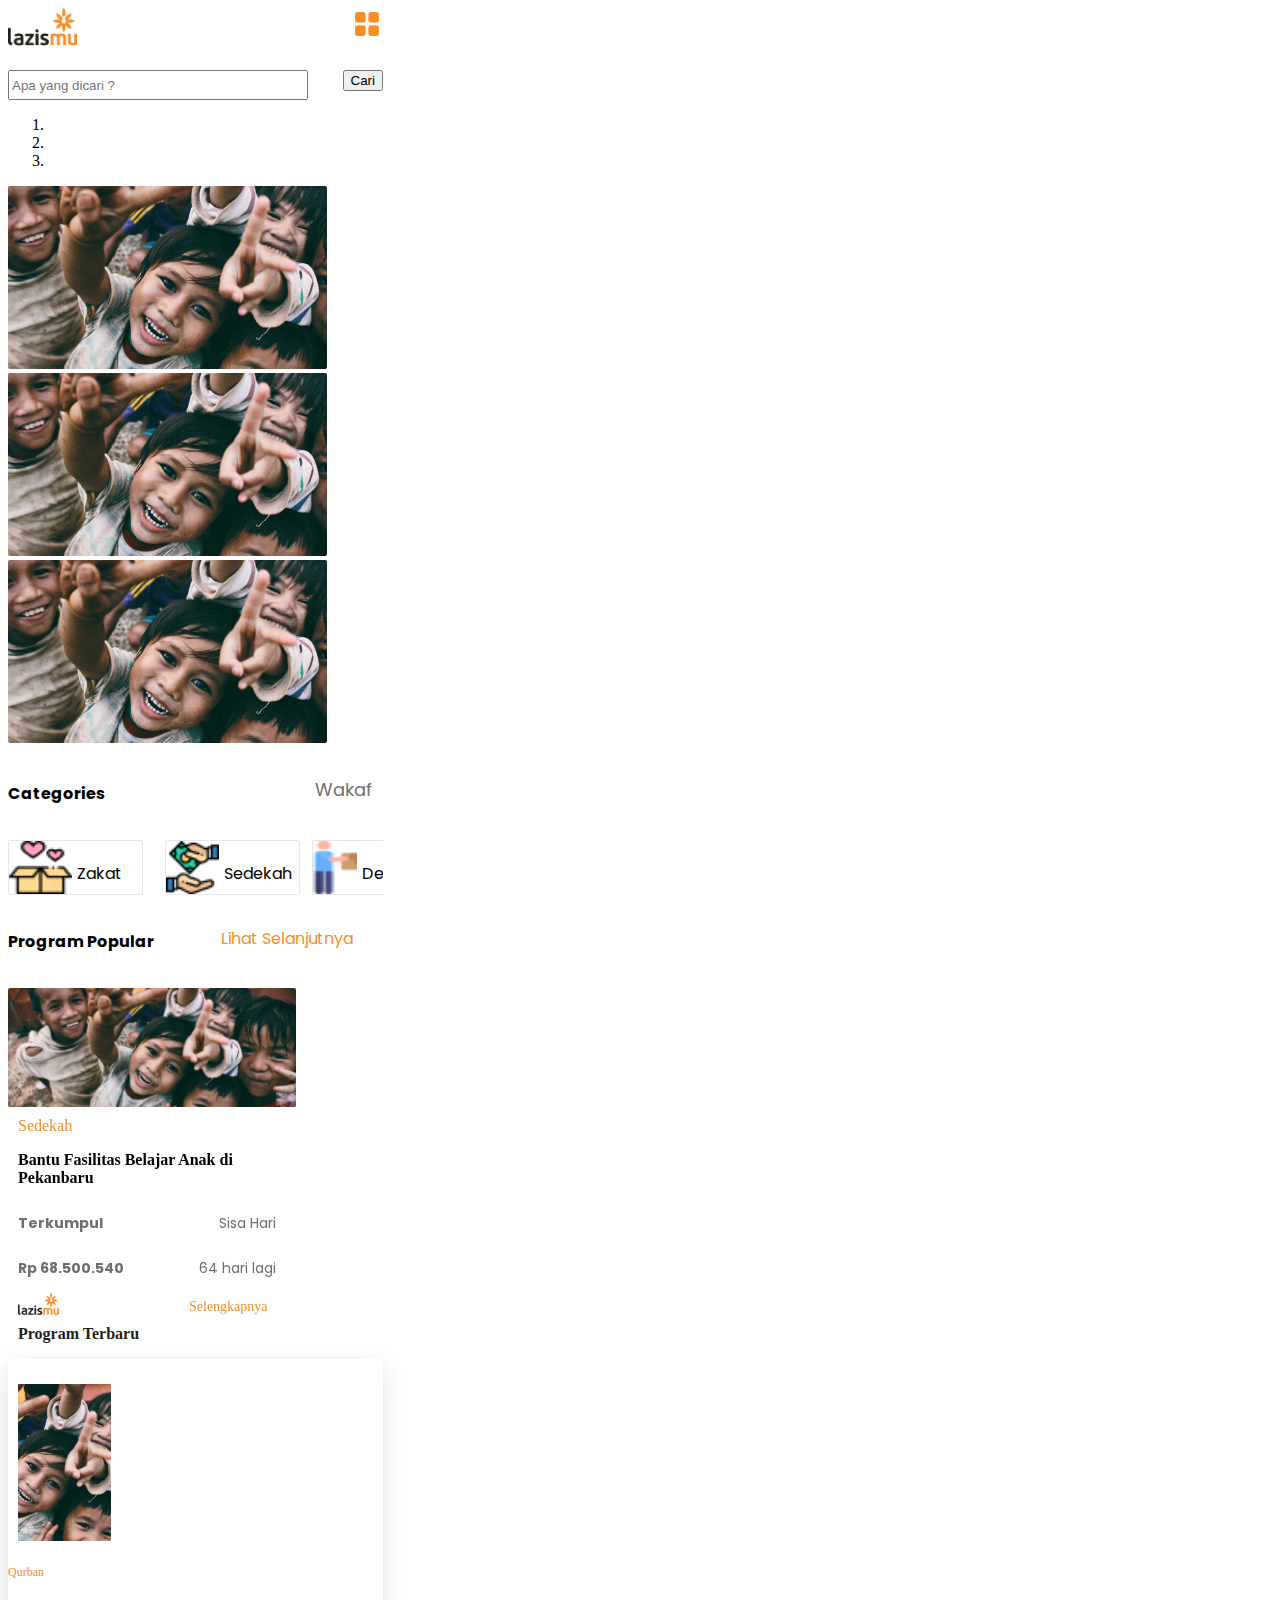
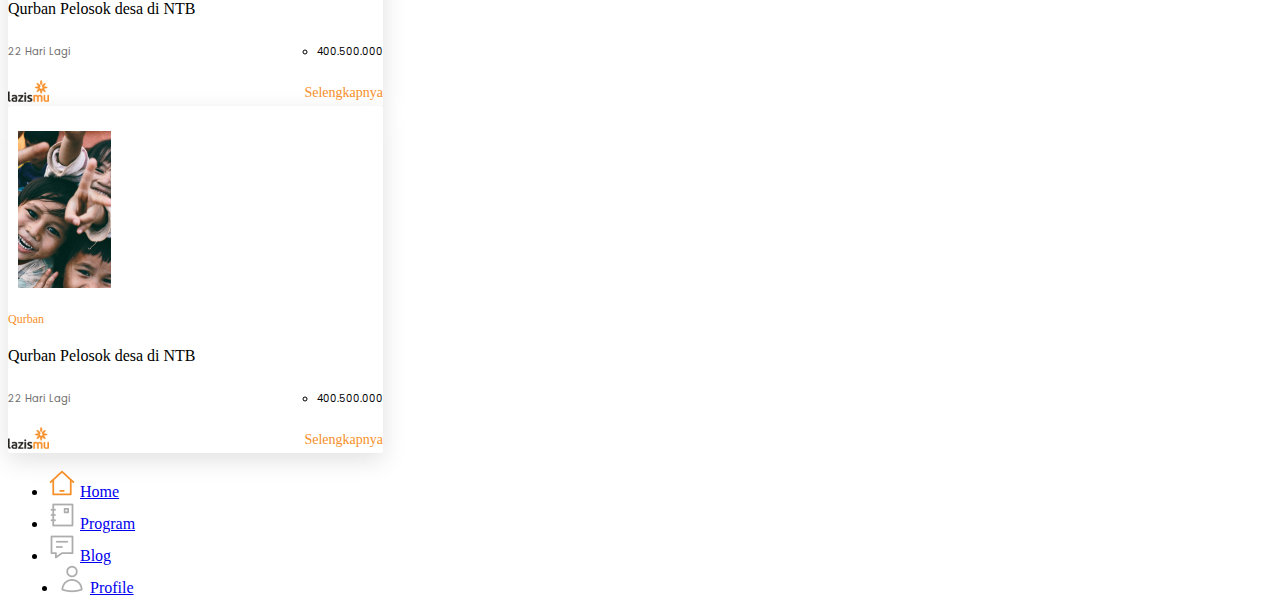
<file: index.html>
<!doctype html>
<html lang="en">
  <head>
    <!-- Required meta tags -->
    <meta charset="utf-8">
    <meta name="viewport" content="width=device-width">

    <!-- Bootstrap CSS -->
    <link rel="stylesheet" href="https://cdn.jsdelivr.net/npm/bootstrap@4.6.0/dist/css/bootstrap.min.css" integrity="sha384-B0vP5xmATw1+K9KRQjQERJvTumQW0nPEzvF6L/Z6nronJ3oUOFUFpCjEUQouq2+l" crossorigin="anonymous">
    <link rel="stylesheet" href="style.css">
    <link rel="stylesheet" href="https://cdnjs.cloudflare.com/ajax/libs/OwlCarousel2/2.3.4/assets/owl.carousel.min.css" integrity="sha512-tS3S5qG0BlhnQROyJXvNjeEM4UpMXHrQfTGmbQ1gKmelCxlSEBUaxhRBj/EFTzpbP4RVSrpEikbmdJobCvhE3g==" crossorigin="anonymous" />
    <link rel="stylesheet" href="https://cdnjs.cloudflare.com/ajax/libs/OwlCarousel2/2.3.4/assets/owl.theme.default.min.css" integrity="sha512-sMXtMNL1zRzolHYKEujM2AqCLUR9F2C4/05cdbxjjLSRvMQIciEPCQZo++nk7go3BtSuK9kfa/s+a4f4i5pLkw==" crossorigin="anonymous" />
    
    <title>Hello, world!</title>
  </head>
  <body>
    <div class="container mt-4">
      <img src="logo.png" class="rounded float-start">
      <img src="grid.png" class="img-grid" >
      
      <form class="form-input">
        <input class="form-search" type="search" placeholder="Apa yang dicari ?" aria-label="Search">
        <button class="form-btn-search" type="submit">Cari</button>
      </form>

      <div id="carouselExampleIndicators" class="carousel slide mt-4" data-ride="carousel">
        <ol class="carousel-indicators">
          <li data-target="#carouselExampleIndicators" data-slide-to="0" class="active"></li>
          <li data-target="#carouselExampleIndicators" data-slide-to="1"></li>
          <li data-target="#carouselExampleIndicators" data-slide-to="2"></li>
        </ol>
        <div class="carousel-inner">
          <div class="carousel-item active">
            <img src="slide1.png" class="d-block w-100" alt="...">
          </div>
          <div class="carousel-item">
            <img src="slide1.png" class="d-block w-100" alt="...">
          </div>
          <div class="carousel-item">
            <img src="slide1.png" class="d-block w-100" alt="...">
          </div>
        </div>
        
      </div>
      
      

      <div class="category-master">
        <h3 class="category">Categories</h3>
        <a>
          <p class="category-wakaf">Wakaf</p>
        </a>
      </div>

      <div class="owl-carousel owl-theme">
          <div class="category-zakat img-size">
          <img src="zakat1.jpg">
          <div class="label">Zakat</div>
          </div>

          <div class="category-sedekah">
            <img src="sedekah.png">
            <div class="label">Sedekah</div>
          </div>

          <div class="category-delivery">
            <img class="img-size" src="delivery.png">
            <div class="label">Delivery</div>
          </div>

          <div class="category-delivery">
            <img src="delivery.png">
            <div class="label">Delivery</div>
          </div>
      </div>

      <div class="category-master">
        <h3 class="category">Program Popular</h3>
        <a>
          <p class="program-second">Lihat Selanjutnya</p>
        </a>
      </div>

      <div class="owl-carousel owl-theme">
        <div class="owl-item-active" style="width:100px; margin-right: auto;" >
          <div class="card" style="width: 18rem;">
            <img src="cardImg.png">
            <p class="card-text">Sedekah</p>
            <p class="card-text-two">Bantu Fasilitas Belajar Anak di Pekanbaru</p>
            
            <div class="progress">
              <div class="progress-bar progress-bar-striped bg-warning" role="progressbar" style="width: 75%" aria-valuenow="75" aria-valuemin="0" aria-valuemax="80"></div>
            </div>
  
            <div class="card-master">
              <h3 class="card-text-three">Terkumpul</h3>
              <p class="card-text-four">Sisa Hari</p>
            </div>
  
            <div class="card-master">
              <h3 class="card-text-three">Rp 68.500.540</h3>
              <p class="card-text-four">64 hari lagi</p>
            </div>
  
            <div class="logo-mini">  
                <img src="logoMini.png">
                <p class="card-text-five">Selengkapnya</p>
            </div>
          </div>
        </div>
        
      </div>

      <p class="card-text-two" style="margin-top: 10px; color: #1E1E1E;" >Program Terbaru</p>

      <div class="card mb-3 main-box">
        <div class="row no-gutters">
          <div class="col-md-4">
            <img class="box-img" src="main-box.png">
          </div>
          <div class="col-md-8">
            <div class="card-body">
              <h5 class="card-title text-qurban">Qurban</h5>
              <p class="text-pelosok">Qurban Pelosok desa di NTB</p>
              <div class="text-master">
                <p class="text-main">22 Hari Lagi</p>
                <ul class="text-price">
                  <li>400.500.000</li>
                </ul>
              </div>
              <div class="progress">
                <div class="progress-bar progress-bar-striped bg-warning" role="progressbar" style="width: 75%" aria-valuenow="75" aria-valuemin="0" aria-valuemax="80"></div>
              </div>
              <div class="logo-card">  
                <img src="logoMini.png">
                <p class="text-selengkapnya">Selengkapnya</p>
            </div>
            </div>
          </div>
        </div>
      </div>

      <div class="card mb-3 main-box">
        <div class="row no-gutters">
          <div class="col-md-4">
            <img class="box-img" src="main-box.png">
          </div>
          <div class="col-md-8">
            <div class="card-body">
              <h5 class="card-title text-qurban">Qurban</h5>
              <p class="text-pelosok">Qurban Pelosok desa di NTB</p>
              <div class="text-master">
                <p class="text-main">22 Hari Lagi</p>
                <ul class="text-price">
                  <li>400.500.000</li>
                </ul>
              </div>
              <div class="progress">
                <div class="progress-bar progress-bar-striped bg-warning" role="progressbar" style="width: 75%" aria-valuenow="75" aria-valuemin="0" aria-valuemax="80"></div>
              </div>
              <div class="logo-card">  
                <img src="logoMini.png">
                <p class="text-selengkapnya">Selengkapnya</p>
            </div>
            </div>
          </div>
        </div>
      </div>

      <!--bottom navbar-->
      <nav class="fixed-bottom bg-light ">
        <ul class="nav justify-content-center">
          <li class="nav-item style">
            <img src="ic_home.png">
            <a href="#" class="nav-link style">Home</a>
          </li>
          <li class="nav-item style">
            <img src="ic_courses.png">
            <a href="#" class="nav-link">Program</a>
          </li>
          <li class="nav-item style">
            <img src="ic_chat.png">
            <a href="#" class="nav-link">Blog</a>
          </li>
          <li class="nav-item style-two">
            <img src="ic_profile.png">
            <a href="#" class="nav-link">Profile</a>
          </li>
        </ul>
      </nav>


      
    </div>
    
      
      

    <!-- Optional JavaScript; choose one of the two! -->
    
    <script src="https://cdnjs.cloudflare.com/ajax/libs/jquery/3.6.0/jquery.min.js" integrity="sha512-894YE6QWD5I59HgZOGReFYm4dnWc1Qt5NtvYSaNcOP+u1T9qYdvdihz0PPSiiqn/+/3e7Jo4EaG7TubfWGUrMQ==" crossorigin="anonymous"></script>
    <script src="https://cdnjs.cloudflare.com/ajax/libs/OwlCarousel2/2.3.4/owl.carousel.min.js" integrity="sha512-bPs7Ae6pVvhOSiIcyUClR7/q2OAsRiovw4vAkX+zJbw3ShAeeqezq50RIIcIURq7Oa20rW2n2q+fyXBNcU9lrw==" crossorigin="anonymous"></script>
    <script src="myscript.js"></script>

    <!-- Option 1: jQuery and Bootstrap Bundle (includes Popper) -->
    <script src="https://code.jquery.com/jquery-3.5.1.slim.min.js" integrity="sha384-DfXdz2htPH0lsSSs5nCTpuj/zy4C+OGpamoFVy38MVBnE+IbbVYUew+OrCXaRkfj" crossorigin="anonymous"></script>
    <script src="https://cdn.jsdelivr.net/npm/bootstrap@4.6.0/dist/js/bootstrap.bundle.min.js" integrity="sha384-Piv4xVNRyMGpqkS2by6br4gNJ7DXjqk09RmUpJ8jgGtD7zP9yug3goQfGII0yAns" crossorigin="anonymous"></script>

    <!-- Option 2: Separate Popper and Bootstrap JS -->
    <!--
    <script src="https://code.jquery.com/jquery-3.5.1.slim.min.js" integrity="sha384-DfXdz2htPH0lsSSs5nCTpuj/zy4C+OGpamoFVy38MVBnE+IbbVYUew+OrCXaRkfj" crossorigin="anonymous"></script>
    <script src="https://cdn.jsdelivr.net/npm/popper.js@1.16.1/dist/umd/popper.min.js" integrity="sha384-9/reFTGAW83EW2RDu2S0VKaIzap3H66lZH81PoYlFhbGU+6BZp6G7niu735Sk7lN" crossorigin="anonymous"></script>
    <script src="https://cdn.jsdelivr.net/npm/bootstrap@4.6.0/dist/js/bootstrap.min.js" integrity="sha384-+YQ4JLhjyBLPDQt//I+STsc9iw4uQqACwlvpslubQzn4u2UU2UFM80nGisd026JF" crossorigin="anonymous"></script>
    -->
  </body>
</html>
</file>
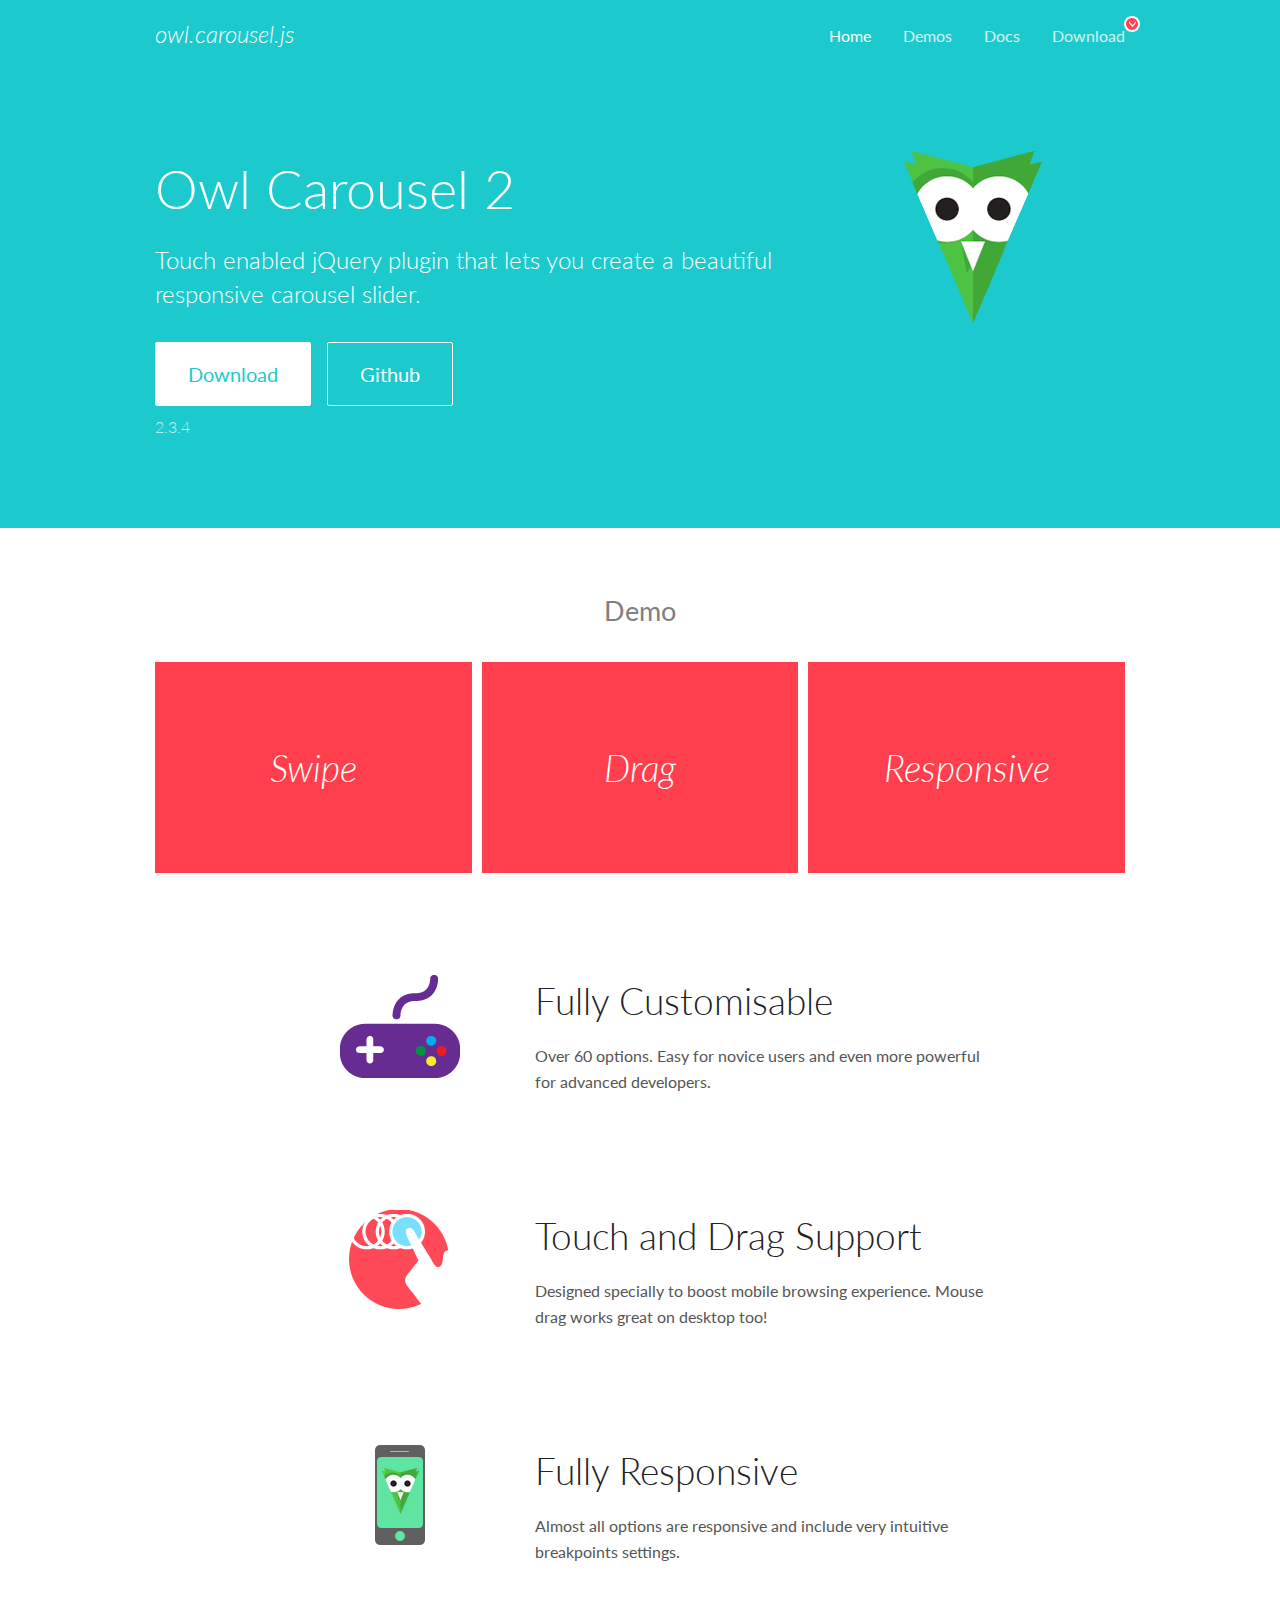
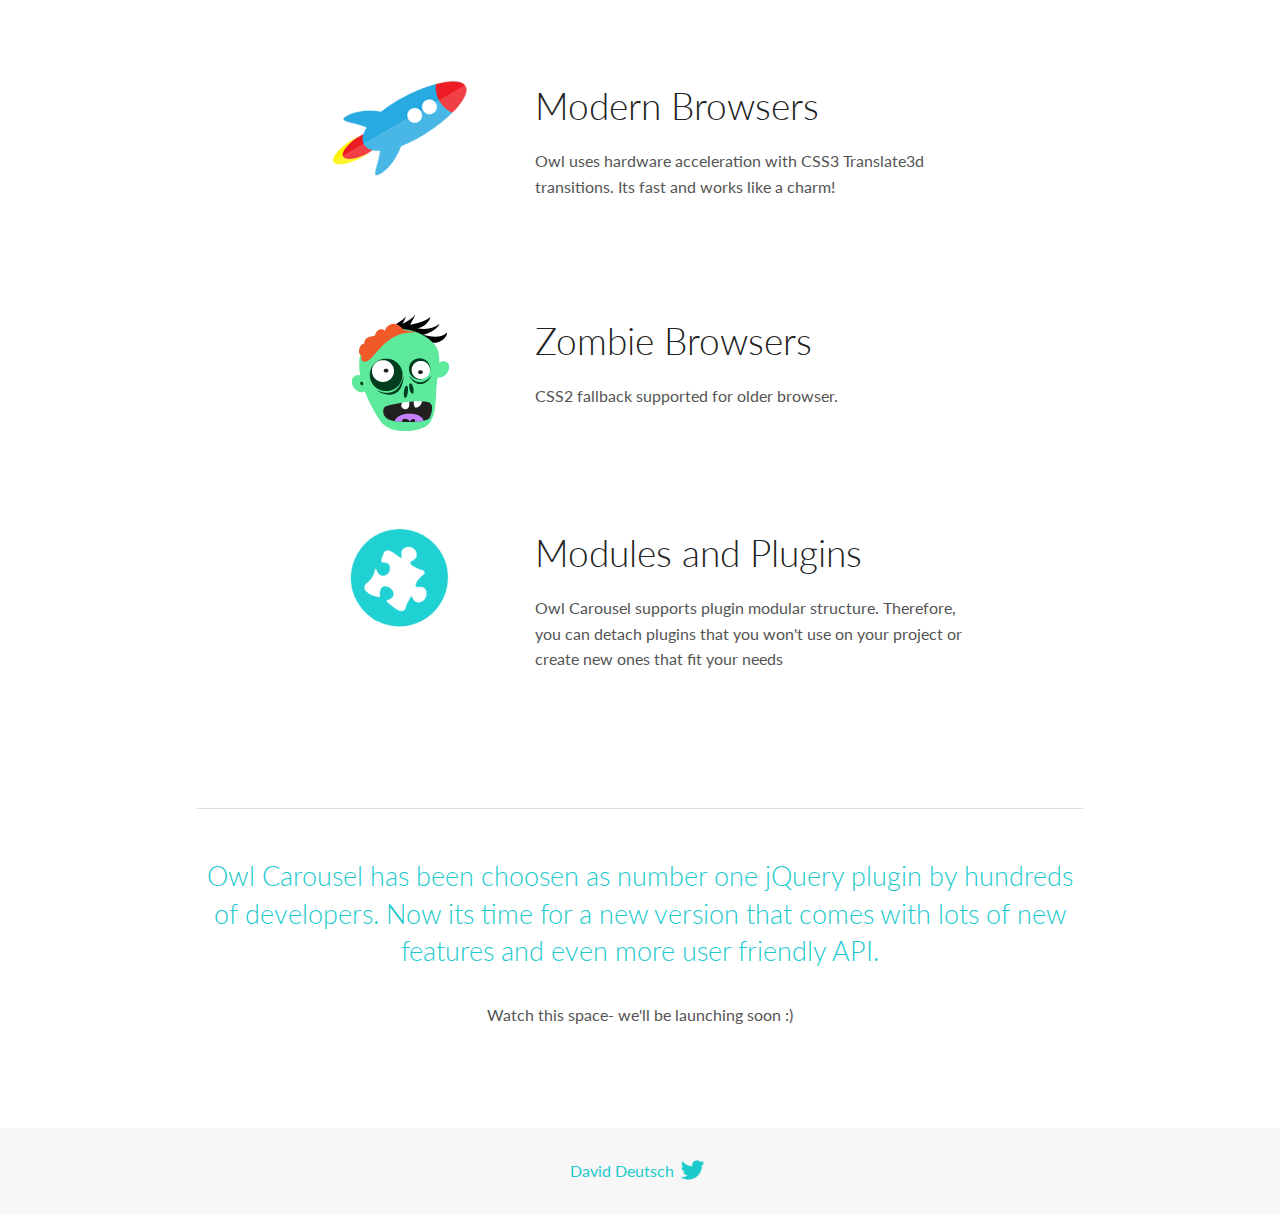
<file: OwlCarousel2-2.3.4/docs/index.html>
<!DOCTYPE html>
<html lang="en">
  <head>

    <!-- head -->
    <meta charset="utf-8">
    <meta name="msapplication-tap-highlight" content="no" />
    <meta name="viewport" content="width=device-width, initial-scale=1.0" />
    <meta name="description" content="Touch enabled jQuery plugin that lets you create beautiful responsive carousel slider.">
    <meta name="author" content="David Deutsch">
    <title>
      Home | Owl Carousel | 2.3.4
    </title>

    <!-- Stylesheets -->
    <link href='https://fonts.googleapis.com/css?family=Lato:300,400,700,400italic,300italic' rel='stylesheet' type='text/css'>
    <link rel="stylesheet" href="assets/css/docs.theme.min.css">

    <!-- Owl Stylesheets -->
    <link rel="stylesheet" href="assets/owlcarousel/assets/owl.carousel.min.css">
    <link rel="stylesheet" href="assets/owlcarousel/assets/owl.theme.default.min.css">

    <!-- HTML5 shim and Respond.js IE8 support of HTML5 elements and media queries -->

    <!--[if lt IE 9]>
      <script src="https://oss.maxcdn.com/libs/html5shiv/3.7.0/html5shiv.js"></script>
      <script src="https://oss.maxcdn.com/libs/respond.js/1.3.0/respond.min.js"></script>
    <![endif]-->

    <!-- Favicons -->
    <link rel="apple-touch-icon-precomposed" sizes="144x144" href="assets/ico/apple-touch-icon-144-precomposed.png">
    <link rel="shortcut icon" href="assets/ico/favicon.png">
    <link rel="shortcut icon" href="favicon.ico">

    <!-- Yeah i know js should not be in header. Its required for demos.-->

    <!-- javascript -->
    <script src="assets/vendors/jquery.min.js"></script>
    <script src="assets/owlcarousel/owl.carousel.js"></script>
  </head>
  <body>

    <!-- header -->
    <header class="header">
      <div class="row">
        <div class="large-12 columns">
          <div class="brand left">
            <h3>
              <a href="/OwlCarousel2/">owl.carousel.js</a> 
            </h3>
          </div>
          <a id="toggle-nav" class="right">
            <span></span> <span></span> <span></span> 
          </a> 
          <div class="nav-bar">
            <ul class="clearfix">
              <li class="active">
                <a href="/OwlCarousel2/index.html">Home</a> 
              </li>
              <li> <a href="/OwlCarousel2/demos/demos.html">Demos</a>  </li>
              <li> <a href="/OwlCarousel2/docs/started-welcome.html">Docs</a>  </li>
              <li>
                <a href="https://github.com/OwlCarousel2/OwlCarousel2/archive/2.3.4.zip">Download</a> 
                <span class="download"></span> 
              </li>
            </ul>
          </div>
        </div>
      </div>
    </header>

    <!-- home panel -->
    <section id="hero">
      <div class="row">
        <div class="large-8 medium-8 columns">
          <h1>Owl Carousel 2</h1>
          <h4>Touch enabled jQuery plugin that lets you create a beautiful responsive carousel slider.</h4>
          <a href="https://github.com/OwlCarousel2/OwlCarousel2/archive/2.3.4.zip" class="hero-button">Download</a> 
          <a href="https://github.com/OwlCarousel2/OwlCarousel2" class="hero-button outline">Github</a> 
          <p>2.3.4</p>
        </div>
        <div class="large-4 medium-4 columns">
          <img class="owl-logo" src="assets/img/owl-logo.png" alt="mr. Owl">
        </div>
      </div>
    </section>

    <!-- body -->
    <div class="home-demo">
      <div class="row">
        <div class="large-12 columns">
          <h3>Demo</h3>
          <div class="owl-carousel">
            <div class="item">
              <h2>Swipe</h2>
            </div>
            <div class="item">
              <h2>Drag</h2>
            </div>
            <div class="item">
              <h2>Responsive</h2>
            </div>
            <div class="item">
              <h2>CSS3</h2>
            </div>
            <div class="item">
              <h2>Fast</h2>
            </div>
            <div class="item">
              <h2>Easy</h2>
            </div>
            <div class="item">
              <h2>Free</h2>
            </div>
            <div class="item">
              <h2>Upgradable</h2>
            </div>
            <div class="item">
              <h2>Tons of options</h2>
            </div>
            <div class="item">
              <h2>Infinity</h2>
            </div>
            <div class="item">
              <h2>Auto Width</h2>
            </div>
          </div>
        </div>
      </div>
    </div>
    <script>
      var owl = $('.owl-carousel');
      owl.owlCarousel({
        margin: 10,
        loop: true,
        responsive: {
          0: {
            items: 1
          },
          600: {
            items: 2
          },
          1000: {
            items: 3
          }
        }
      })
    </script>

    <!-- features -->
    <div id="features">
      <div class="row">
        <div class="small-12 medium-9 small-centered columns">
          <section class="row feature">
            <div class="medium-4 small-12 columns">
              <img src="assets/img/feature-options.png" alt="">
            </div>
            <div class="medium-8 small-12 columns">
              <h2>Fully Customisable</h2>
              <p>Over 60 options. Easy for novice users and even more powerful for advanced developers.</p>
            </div>
          </section>
          <section class="row feature">
            <div class="medium-4 small-12 columns">
              <img src="assets/img/feature-drag.png" alt="">
            </div>
            <div class="medium-8 small-12 columns">
              <h2>Touch and Drag Support</h2>
              <p>Designed specially to boost mobile browsing experience. Mouse drag works great on desktop too!</p>
            </div>
          </section>
          <section class="row feature">
            <div class="medium-4 small-12 columns">
              <img src="assets/img/feature-responsive.png" alt="">
            </div>
            <div class="medium-8 small-12 columns">
              <h2>Fully Responsive</h2>
              <p>Almost all options are responsive and include very intuitive breakpoints settings.</p>
            </div>
          </section>
          <section class="row feature">
            <div class="medium-4 small-12 columns">
              <img src="assets/img/feature-modern.png" alt="">
            </div>
            <div class="medium-8 small-12 columns">
              <h2>Modern Browsers</h2>
              <p>Owl uses hardware acceleration with CSS3 Translate3d transitions. Its fast and works like a charm! </p>
            </div>
          </section>
          <section class="row feature">
            <div class="medium-4 small-12 columns">
              <img src="assets/img/feature-zombie.png" alt="">
            </div>
            <div class="medium-8 small-12 columns">
              <h2>Zombie Browsers</h2>
              <p>CSS2 fallback supported for older browser.</p>
            </div>
          </section>
          <section class="row feature">
            <div class="medium-4 small-12 columns">
              <img src="assets/img/feature-module.png" alt="">
            </div>
            <div class="medium-8 small-12 columns">
              <h2>Modules and Plugins</h2>
              <p>Owl Carousel supports plugin modular structure. Therefore, you can detach plugins that you won&#x27;t use on your project or create new ones that fit your needs</p>
            </div>
          </section>
        </div>
      </div>
    </div>

    <!-- footer -->
    <section id="teaser-text">
      <div class="row">
        <div class="small-12 medium-11 small-centered columns">
          <hr>
          <h3 id="owl-carousel-has-been-choosen-as-number-one-jquery-plugin-by-hundreds-of-developers-now-its-time-for-a-new-version-that-comes-with-lots-of-new-features-and-even-more-user-friendly-api-">Owl Carousel has been choosen as number one jQuery plugin by hundreds of developers. Now its time for a new version that comes with lots of new features and even more user friendly API.</h3>
          <p>Watch this space- we&#39;ll be launching soon :)</p>
        </div>
      </div>
    </section>

    <!-- footer -->
    <footer class="footer">
      <div class="row">
        <div class="large-12 columns">
          <h5>
            <a href="/OwlCarousel2/docs/support-contact.html">David Deutsch</a> 
            <a id="custom-tweet-button" href="https://twitter.com/share?url=https://github.com/OwlCarousel2/OwlCarousel2&text=Owl Carousel - This is so awesome! " target="_blank"></a> 
          </h5>
        </div>
      </div>
    </footer>

    <!-- vendors -->
    <script src="assets/vendors/highlight.js"></script>
    <script src="assets/js/app.js"></script>
  </body>
</html>
</file>
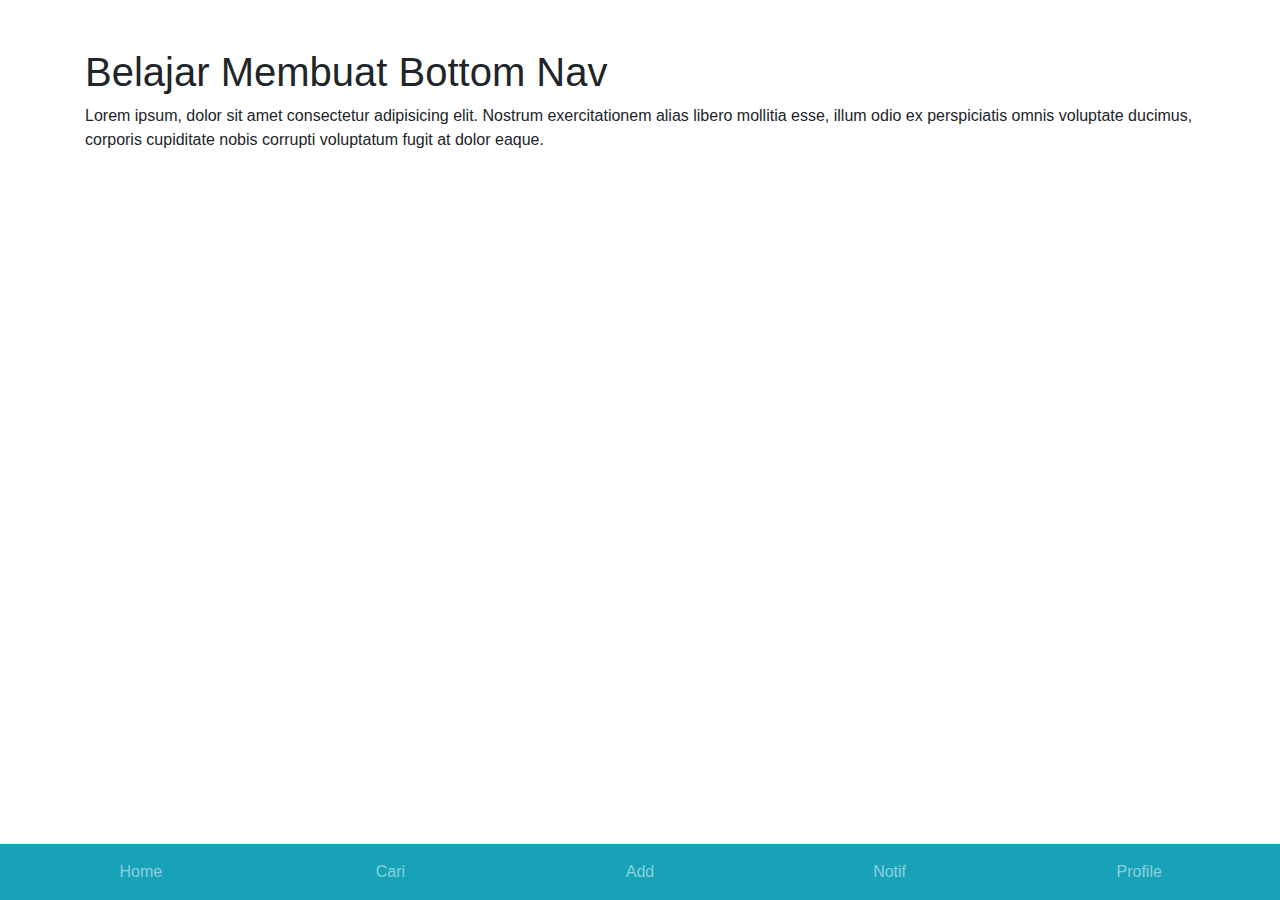
<file: test.html>
<!DOCTYPE html>
<html lang="en">
<head>
  <meta charset="UTF-8">
  <meta name="viewport" content="width=device-width, initial-scale=1.0">
  <title>Bottom Navbar Bootstrap</title>
  <link rel="stylesheet" href="https://stackpath.bootstrapcdn.com/bootstrap/4.3.1/css/bootstrap.min.css" integrity="sha384-ggOyR0iXCbMQv3Xipma34MD+dH/1fQ784/j6cY/iJTQUOhcWr7x9JvoRxT2MZw1T" crossorigin="anonymous">
</head>
<body>

  <!-- Bottom Navbar -->
  <nav class="navbar navbar-dark bg-info navbar-expand fixed-bottom">
    <ul class="navbar-nav nav-justified w-100">
      <li class="nav-item">
        <a href="#" class="nav-link">Home</a>
      </li>
      <li class="nav-item">
        <a href="#" class="nav-link">Cari</a>
      </li>
      <li class="nav-item">
        <a href="#" class="nav-link">Add</a>
      </li>
      <li class="nav-item">
        <a href="#" class="nav-link">Notif</a>
      </li>
      <li class="nav-item">
        <a href="#" class="nav-link">Profile</a>
      </li>
    </ul>
  </nav>


  <article class="container py-5">
    <h1 class="h1">Belajar Membuat Bottom Nav</h1>
    <p>Lorem ipsum, dolor sit amet consectetur adipisicing elit. Nostrum exercitationem alias libero mollitia esse, illum odio ex perspiciatis omnis voluptate ducimus, corporis cupiditate nobis corrupti voluptatum fugit at dolor eaque.</p>
  </article>
  
</body>
</html>
</file>
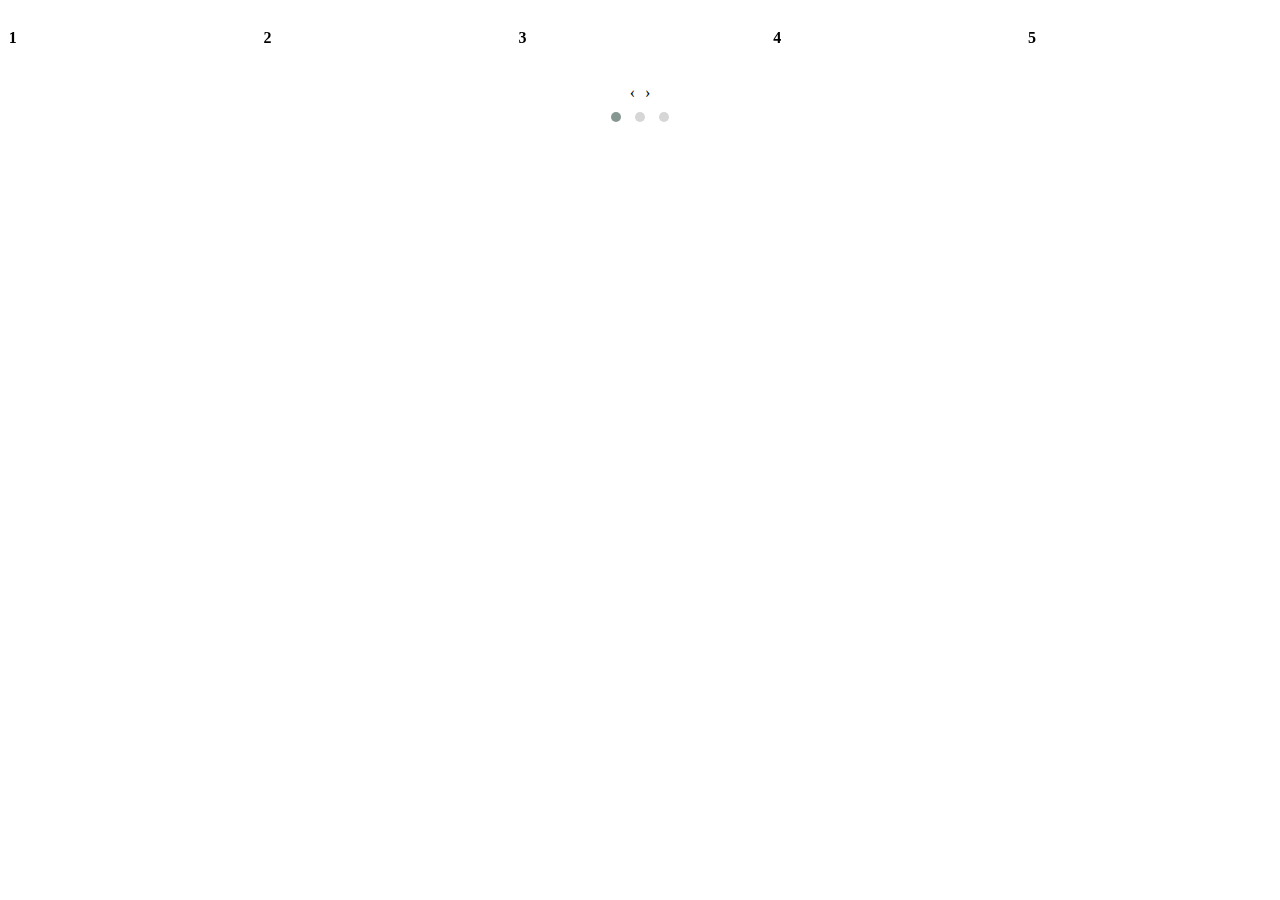
<file: testowl.html>
<!DOCTYPE html>
<html lang="en">
<head>
    <meta charset="UTF-8">
    <meta http-equiv="X-UA-Compatible" content="IE=edge">
    <meta name="viewport" content="width=device-width, initial-scale=1.0">
    <title>Document</title>

    <link rel="stylesheet" href="https://cdnjs.cloudflare.com/ajax/libs/OwlCarousel2/2.3.4/assets/owl.carousel.min.css" integrity="sha512-tS3S5qG0BlhnQROyJXvNjeEM4UpMXHrQfTGmbQ1gKmelCxlSEBUaxhRBj/EFTzpbP4RVSrpEikbmdJobCvhE3g==" crossorigin="anonymous" />
    <link rel="stylesheet" href="https://cdnjs.cloudflare.com/ajax/libs/OwlCarousel2/2.3.4/assets/owl.theme.default.min.css" integrity="sha512-sMXtMNL1zRzolHYKEujM2AqCLUR9F2C4/05cdbxjjLSRvMQIciEPCQZo++nk7go3BtSuK9kfa/s+a4f4i5pLkw==" crossorigin="anonymous" />
</head>
<body>
    <div class="owl-carousel owl-theme">
        <div class="item"><h4>1</h4></div>
        <div class="item"><h4>2</h4></div>
        <div class="item"><h4>3</h4></div>
        <div class="item"><h4>4</h4></div>
        <div class="item"><h4>5</h4></div>
        <div class="item"><h4>6</h4></div>
        <div class="item"><h4>7</h4></div>
        <div class="item"><h4>8</h4></div>
        <div class="item"><h4>9</h4></div>
        <div class="item"><h4>10</h4></div>
        <div class="item"><h4>11</h4></div>
        <div class="item"><h4>12</h4></div>
    </div>
    
    <script src="https://cdnjs.cloudflare.com/ajax/libs/jquery/3.6.0/jquery.min.js" integrity="sha512-894YE6QWD5I59HgZOGReFYm4dnWc1Qt5NtvYSaNcOP+u1T9qYdvdihz0PPSiiqn/+/3e7Jo4EaG7TubfWGUrMQ==" crossorigin="anonymous"></script>
    <script src="https://cdnjs.cloudflare.com/ajax/libs/OwlCarousel2/2.3.4/owl.carousel.min.js" integrity="sha512-bPs7Ae6pVvhOSiIcyUClR7/q2OAsRiovw4vAkX+zJbw3ShAeeqezq50RIIcIURq7Oa20rW2n2q+fyXBNcU9lrw==" crossorigin="anonymous"></script>
    <script type="text/javascript">
        $('.owl-carousel').owlCarousel({
    loop:true,
    margin:10,
    nav:true,
    responsive:{
        0:{
            items:1
        },
        600:{
            items:3
        },
        1000:{
            items:5
        }
    }
})
    </script>

</body>
</html>
</file>
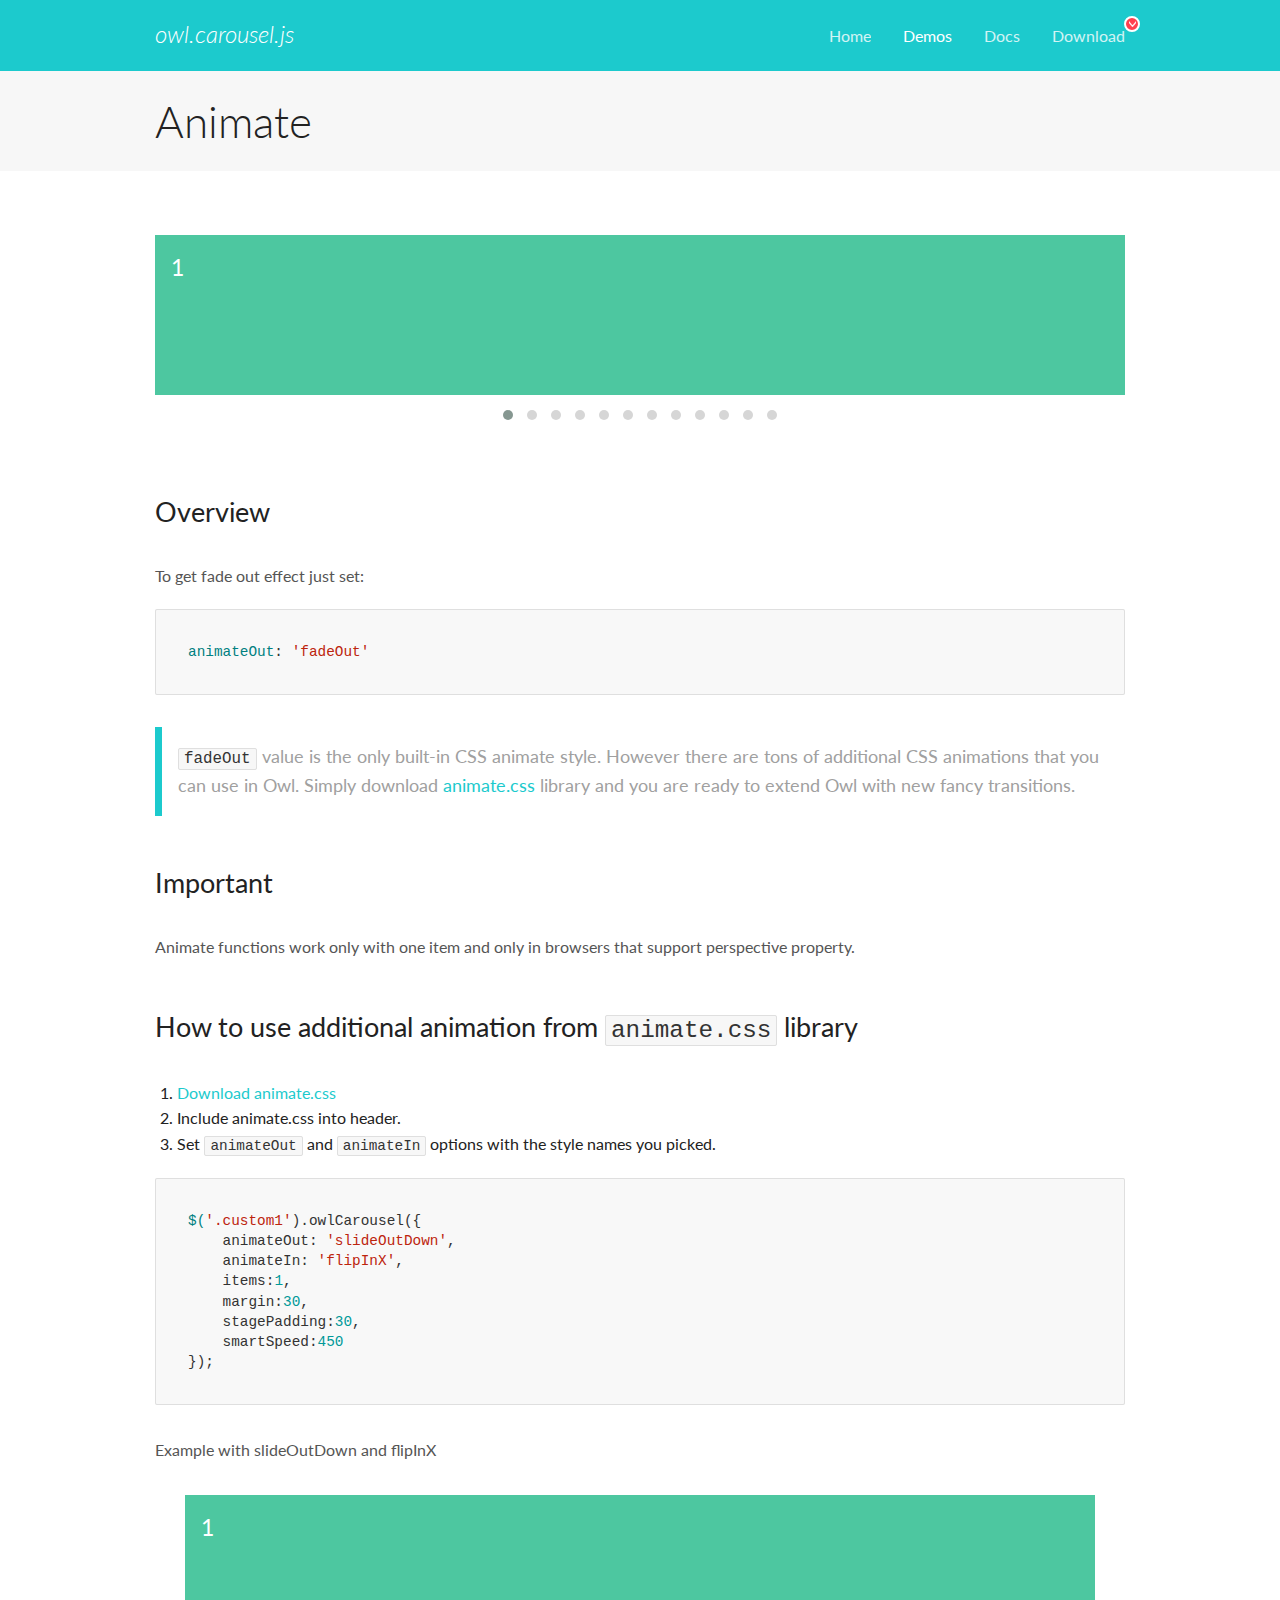
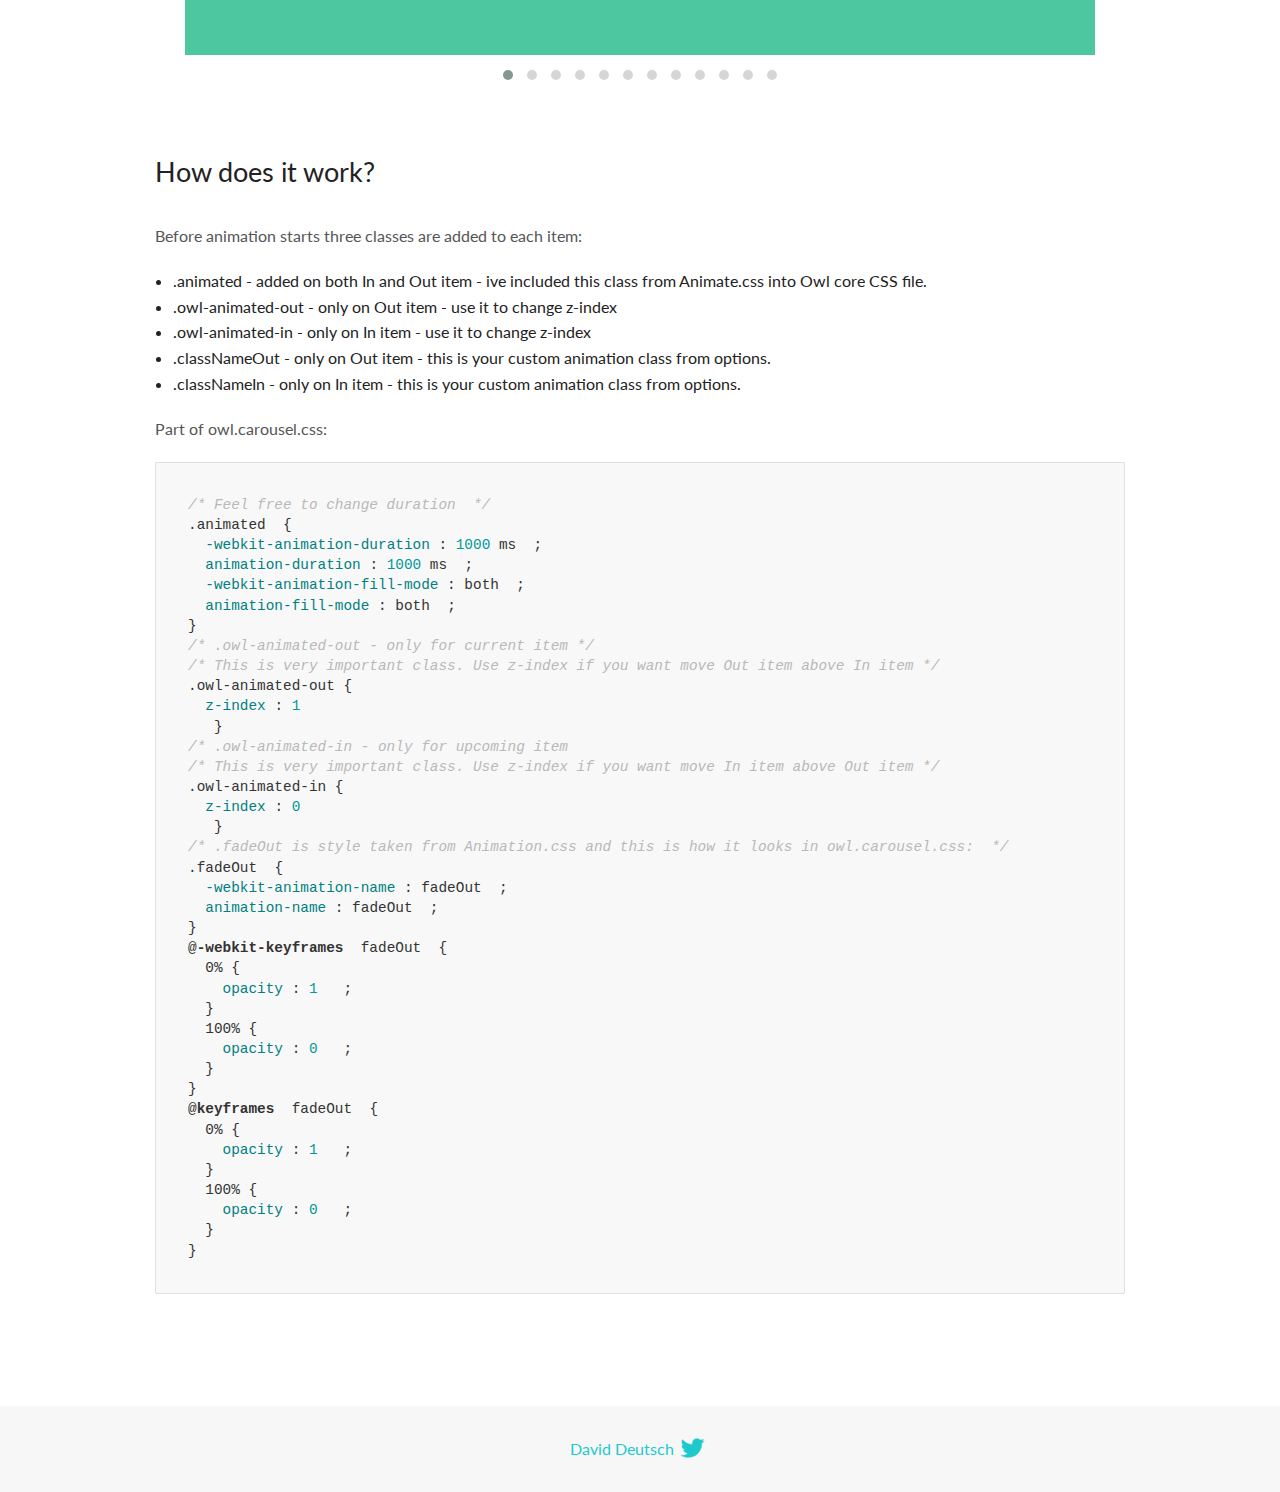
<file: OwlCarousel2-2.3.4/docs/demos/animate.html>
<!DOCTYPE html>
<html lang="en">
  <head>

    <!-- head -->
    <meta charset="utf-8">
    <meta name="msapplication-tap-highlight" content="no" />
    <meta name="viewport" content="width=device-width, initial-scale=1.0" />
    <meta name="description" content="Animate carousel">
    <meta name="author" content="David Deutsch">
    <title>
      Animate Demo | Owl Carousel | 2.3.4
    </title>

    <!-- Stylesheets -->
    <link href='https://fonts.googleapis.com/css?family=Lato:300,400,700,400italic,300italic' rel='stylesheet' type='text/css'>
    <link rel="stylesheet" href="../assets/css/docs.theme.min.css">

    <!-- Owl Stylesheets -->
    <link rel="stylesheet" href="../assets/owlcarousel/assets/owl.carousel.min.css">
    <link rel="stylesheet" href="../assets/owlcarousel/assets/owl.theme.default.min.css">

    <!-- HTML5 shim and Respond.js IE8 support of HTML5 elements and media queries -->

    <!--[if lt IE 9]>
      <script src="https://oss.maxcdn.com/libs/html5shiv/3.7.0/html5shiv.js"></script>
      <script src="https://oss.maxcdn.com/libs/respond.js/1.3.0/respond.min.js"></script>
    <![endif]-->

    <!-- Favicons -->
    <link rel="apple-touch-icon-precomposed" sizes="144x144" href="../assets/ico/apple-touch-icon-144-precomposed.png">
    <link rel="shortcut icon" href="../assets/ico/favicon.png">
    <link rel="shortcut icon" href="favicon.ico">

    <!-- Yeah i know js should not be in header. Its required for demos.-->

    <!-- javascript -->
    <script src="../assets/vendors/jquery.min.js"></script>
    <script src="../assets/owlcarousel/owl.carousel.js"></script>
  </head>
  <body>

    <!-- header -->
    <header class="header">
      <div class="row">
        <div class="large-12 columns">
          <div class="brand left">
            <h3>
              <a href="/OwlCarousel2/">owl.carousel.js</a> 
            </h3>
          </div>
          <a id="toggle-nav" class="right">
            <span></span> <span></span> <span></span> 
          </a> 
          <div class="nav-bar">
            <ul class="clearfix">
              <li> <a href="/OwlCarousel2/index.html">Home</a>  </li>
              <li class="active">
                <a href="/OwlCarousel2/demos/demos.html">Demos</a> 
              </li>
              <li> <a href="/OwlCarousel2/docs/started-welcome.html">Docs</a>  </li>
              <li>
                <a href="https://github.com/OwlCarousel2/OwlCarousel2/archive/2.3.4.zip">Download</a> 
                <span class="download"></span> 
              </li>
            </ul>
          </div>
        </div>
      </div>
    </header>

    <!-- title -->
    <section class="title">
      <div class="row">
        <div class="large-12 columns">
          <h1>Animate</h1>
        </div>
      </div>
    </section>

    <!--  Demos -->
    <section id="demos">
      <div class="row">
        <div class="large-12 columns">
          <div class="fadeOut owl-carousel owl-theme">
            <div class="item">
              <h4>1</h4>
            </div>
            <div class="item">
              <h4>2</h4>
            </div>
            <div class="item">
              <h4>3</h4>
            </div>
            <div class="item">
              <h4>4</h4>
            </div>
            <div class="item">
              <h4>5</h4>
            </div>
            <div class="item">
              <h4>6</h4>
            </div>
            <div class="item">
              <h4>7</h4>
            </div>
            <div class="item">
              <h4>8</h4>
            </div>
            <div class="item">
              <h4>9</h4>
            </div>
            <div class="item">
              <h4>10</h4>
            </div>
            <div class="item">
              <h4>11</h4>
            </div>
            <div class="item">
              <h4>12</h4>
            </div>
          </div>
          <h3 id="overview">Overview</h3>
          <p>To get fade out effect just set:</p>
          <pre><code>animateOut: &#39;fadeOut&#39;</code></pre>
          <blockquote>
            <p><code>fadeOut</code> value is the only built-in CSS animate style. However there are tons of additional CSS animations that you can use in Owl. Simply download
              <a href="https://daneden.github.io/animate.css/">animate.css</a>  library and you are ready to extend Owl with new fancy transitions.</p>
          </blockquote>
          <h3 id="important">Important</h3>
          <p>Animate functions work only with one item and only in browsers that support perspective property.</p>
          <h3 id="how-to-use-additional-animation-from-animate-css-library">How to use additional animation from <code>animate.css</code> library</h3>
          <ol>
            <li> <a href="https://daneden.github.io/animate.css/">Download animate.css</a>  </li>
            <li>Include animate.css into header.</li>
            <li>Set <code>animateOut</code> and <code>animateIn</code> options with the style names you picked.</li>
          </ol>
          <pre><code>$(&#39;.custom1&#39;).owlCarousel({
    animateOut: &#39;slideOutDown&#39;,
    animateIn: &#39;flipInX&#39;,
    items:1,
    margin:30,
    stagePadding:30,
    smartSpeed:450
});</code></pre>
          <p>Example with slideOutDown and flipInX</p>
          <div class="custom1 owl-carousel owl-theme">
            <div class="item">
              <h4>1</h4>
            </div>
            <div class="item">
              <h4>2</h4>
            </div>
            <div class="item">
              <h4>3</h4>
            </div>
            <div class="item">
              <h4>4</h4>
            </div>
            <div class="item">
              <h4>5</h4>
            </div>
            <div class="item">
              <h4>6</h4>
            </div>
            <div class="item">
              <h4>7</h4>
            </div>
            <div class="item">
              <h4>8</h4>
            </div>
            <div class="item">
              <h4>9</h4>
            </div>
            <div class="item">
              <h4>10</h4>
            </div>
            <div class="item">
              <h4>11</h4>
            </div>
            <div class="item">
              <h4>12</h4>
            </div>
          </div>
          <h3 id="how-does-it-work-">How does it work?</h3>
          <p>Before animation starts three classes are added to each item:</p>
          <ul>
            <li>.animated - added on both In and Out item - ive included this class from Animate.css into Owl core CSS file.</li>
            <li>.owl-animated-out - only on Out item - use it to change z-index</li>
            <li>.owl-animated-in - only on In item - use it to change z-index</li>
            <li>.classNameOut - only on Out item - this is your custom animation class from options.</li>
            <li>.classNameIn - only on In item - this is your custom animation class from options.</li>
          </ul>
          <p>Part of owl.carousel.css:</p>
          <pre><code class="language-css"><span class="comment">/* Feel free to change duration  */</span> 
<span class="class">.animated</span>  <span class="rules">{
  <span class="rule"><span class="attribute">-webkit-animation-duration</span> :<span class="value"> <span class="number">1000</span> ms</span> </span> ;
  <span class="rule"><span class="attribute">animation-duration</span> :<span class="value"> <span class="number">1000</span> ms</span> </span> ;
  <span class="rule"><span class="attribute">-webkit-animation-fill-mode</span> :<span class="value"> both</span> </span> ;
  <span class="rule"><span class="attribute">animation-fill-mode</span> :<span class="value"> both</span> </span> ;
<span class="rule">}</span> </span> 
<span class="comment">/* .owl-animated-out - only for current item */</span> 
<span class="comment">/* This is very important class. Use z-index if you want move Out item above In item */</span> 
<span class="class">.owl-animated-out</span> <span class="rules">{
  <span class="rule"><span class="attribute">z-index</span> :<span class="value"> <span class="number">1</span> 
</span> </span> </span> }
<span class="comment">/* .owl-animated-in - only for upcoming item
/* This is very important class. Use z-index if you want move In item above Out item */</span> 
<span class="class">.owl-animated-in</span> <span class="rules">{
  <span class="rule"><span class="attribute">z-index</span> :<span class="value"> <span class="number">0</span> 
</span> </span> </span> }
<span class="comment">/* .fadeOut is style taken from Animation.css and this is how it looks in owl.carousel.css:  */</span> 
<span class="class">.fadeOut</span>  <span class="rules">{
  <span class="rule"><span class="attribute">-webkit-animation-name</span> :<span class="value"> fadeOut</span> </span> ;
  <span class="rule"><span class="attribute">animation-name</span> :<span class="value"> fadeOut</span> </span> ;
<span class="rule">}</span> </span> 
<span class="at_rule">@<span class="keyword">-webkit-keyframes</span>  fadeOut </span> {
  0% <span class="rules">{
    <span class="rule"><span class="attribute">opacity</span> :<span class="value"> <span class="number">1</span> </span> </span> ;
  <span class="rule">}</span> </span> 
  100% <span class="rules">{
    <span class="rule"><span class="attribute">opacity</span> :<span class="value"> <span class="number">0</span> </span> </span> ;
  <span class="rule">}</span> </span> 
}
<span class="at_rule">@<span class="keyword">keyframes</span>  fadeOut </span> {
  0% <span class="rules">{
    <span class="rule"><span class="attribute">opacity</span> :<span class="value"> <span class="number">1</span> </span> </span> ;
  <span class="rule">}</span> </span> 
  100% <span class="rules">{
    <span class="rule"><span class="attribute">opacity</span> :<span class="value"> <span class="number">0</span> </span> </span> ;
  <span class="rule">}</span> </span> 
}</code></pre>
          <link rel="stylesheet" href="../assets/css/animate.css">
          <script>
            jQuery(document).ready(function($) {
              $('.fadeOut').owlCarousel({
                items: 1,
                animateOut: 'fadeOut',
                loop: true,
                margin: 10,
              });
              $('.custom1').owlCarousel({
                animateOut: 'slideOutDown',
                animateIn: 'flipInX',
                items: 1,
                margin: 30,
                stagePadding: 30,
                smartSpeed: 450
              });
            });
          </script>
        </div>
      </div>
    </section>

    <!-- footer -->
    <footer class="footer">
      <div class="row">
        <div class="large-12 columns">
          <h5>
            <a href="/OwlCarousel2/docs/support-contact.html">David Deutsch</a> 
            <a id="custom-tweet-button" href="https://twitter.com/share?url=https://github.com/OwlCarousel2/OwlCarousel2&text=Owl Carousel - This is so awesome! " target="_blank"></a> 
          </h5>
        </div>
      </div>
    </footer>

    <!-- vendors -->
    <script src="../assets/vendors/highlight.js"></script>
    <script src="../assets/js/app.js"></script>
  </body>
</html>
</file>
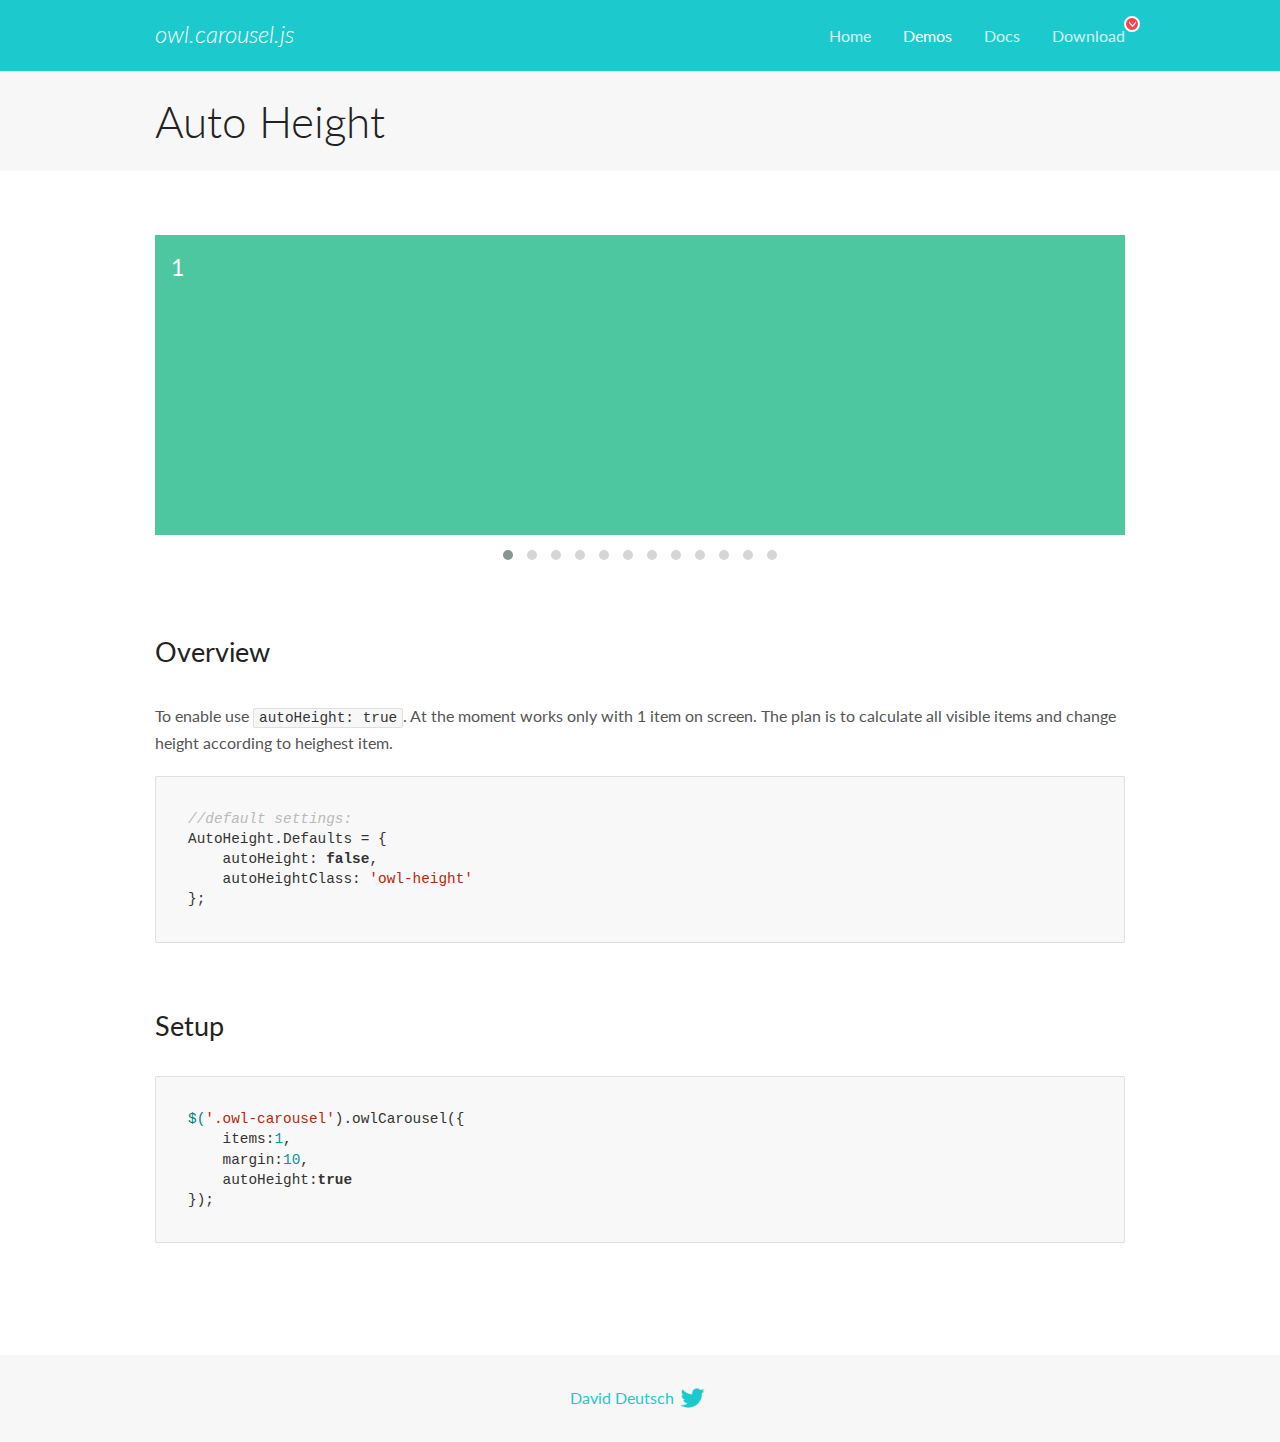
<file: OwlCarousel2-2.3.4/docs/demos/autoheight.html>
<!DOCTYPE html>
<html lang="en">
  <head>

    <!-- head -->
    <meta charset="utf-8">
    <meta name="msapplication-tap-highlight" content="no" />
    <meta name="viewport" content="width=device-width, initial-scale=1.0" />
    <meta name="description" content="autoHeight usage demo">
    <meta name="author" content="David Deutsch">
    <title>
      Auto Height Demo | Owl Carousel | 2.3.4
    </title>

    <!-- Stylesheets -->
    <link href='https://fonts.googleapis.com/css?family=Lato:300,400,700,400italic,300italic' rel='stylesheet' type='text/css'>
    <link rel="stylesheet" href="../assets/css/docs.theme.min.css">

    <!-- Owl Stylesheets -->
    <link rel="stylesheet" href="../assets/owlcarousel/assets/owl.carousel.min.css">
    <link rel="stylesheet" href="../assets/owlcarousel/assets/owl.theme.default.min.css">

    <!-- HTML5 shim and Respond.js IE8 support of HTML5 elements and media queries -->

    <!--[if lt IE 9]>
      <script src="https://oss.maxcdn.com/libs/html5shiv/3.7.0/html5shiv.js"></script>
      <script src="https://oss.maxcdn.com/libs/respond.js/1.3.0/respond.min.js"></script>
    <![endif]-->

    <!-- Favicons -->
    <link rel="apple-touch-icon-precomposed" sizes="144x144" href="../assets/ico/apple-touch-icon-144-precomposed.png">
    <link rel="shortcut icon" href="../assets/ico/favicon.png">
    <link rel="shortcut icon" href="favicon.ico">

    <!-- Yeah i know js should not be in header. Its required for demos.-->

    <!-- javascript -->
    <script src="../assets/vendors/jquery.min.js"></script>
    <script src="../assets/owlcarousel/owl.carousel.js"></script>
  </head>
  <body>

    <!-- header -->
    <header class="header">
      <div class="row">
        <div class="large-12 columns">
          <div class="brand left">
            <h3>
              <a href="/OwlCarousel2/">owl.carousel.js</a> 
            </h3>
          </div>
          <a id="toggle-nav" class="right">
            <span></span> <span></span> <span></span> 
          </a> 
          <div class="nav-bar">
            <ul class="clearfix">
              <li> <a href="/OwlCarousel2/index.html">Home</a>  </li>
              <li class="active">
                <a href="/OwlCarousel2/demos/demos.html">Demos</a> 
              </li>
              <li> <a href="/OwlCarousel2/docs/started-welcome.html">Docs</a>  </li>
              <li>
                <a href="https://github.com/OwlCarousel2/OwlCarousel2/archive/2.3.4.zip">Download</a> 
                <span class="download"></span> 
              </li>
            </ul>
          </div>
        </div>
      </div>
    </header>

    <!-- title -->
    <section class="title">
      <div class="row">
        <div class="large-12 columns">
          <h1>Auto Height</h1>
        </div>
      </div>
    </section>

    <!--  Demos -->
    <section id="demos">
      <div class="row">
        <div class="large-12 columns">
          <div class="owl-carousel owl-theme">
            <div class="item" style="height:300px">
              <h4>1</h4>
            </div>
            <div class="item" style="height:100px">
              <h4>2</h4>
            </div>
            <div class="item" style="height:500px">
              <h4>3</h4>
            </div>
            <div class="item" style="height:250px">
              <h4>4</h4>
            </div>
            <div class="item" style="height:400px">
              <h4>5</h4>
            </div>
            <div class="item" style="height:500px">
              <h4>6</h4>
            </div>
            <div class="item" style="height:600px">
              <h4>7</h4>
            </div>
            <div class="item" style="height:400px">
              <h4>8</h4>
            </div>
            <div class="item" style="height:300px">
              <h4>9</h4>
            </div>
            <div class="item" style="height:350px">
              <h4>10</h4>
            </div>
            <div class="item" style="height:200px">
              <h4>11</h4>
            </div>
            <div class="item" style="height:150px">
              <h4>12</h4>
            </div>
          </div>
          <h3 id="overview">Overview</h3>
          <p>To enable use <code>autoHeight: true</code>. At the moment works only with 1 item on screen. The plan is to calculate all visible items and change height according to heighest item.</p>
          <pre><code>//default settings:
AutoHeight.Defaults = {
    autoHeight: false,
    autoHeightClass: &#39;owl-height&#39;
};</code></pre>
          <h3 id="setup">Setup</h3>
          <pre><code>$(&#39;.owl-carousel&#39;).owlCarousel({
    items:1,
    margin:10,
    autoHeight:true
});</code></pre>
          <script>
            $(document).ready(function() {
              $('.owl-carousel').owlCarousel({
                items: 1,
                margin: 10,
                autoHeight: true
              });
            })
          </script>
        </div>
      </div>
    </section>

    <!-- footer -->
    <footer class="footer">
      <div class="row">
        <div class="large-12 columns">
          <h5>
            <a href="/OwlCarousel2/docs/support-contact.html">David Deutsch</a> 
            <a id="custom-tweet-button" href="https://twitter.com/share?url=https://github.com/OwlCarousel2/OwlCarousel2&text=Owl Carousel - This is so awesome! " target="_blank"></a> 
          </h5>
        </div>
      </div>
    </footer>

    <!-- vendors -->
    <script src="../assets/vendors/highlight.js"></script>
    <script src="../assets/js/app.js"></script>
  </body>
</html>
</file>
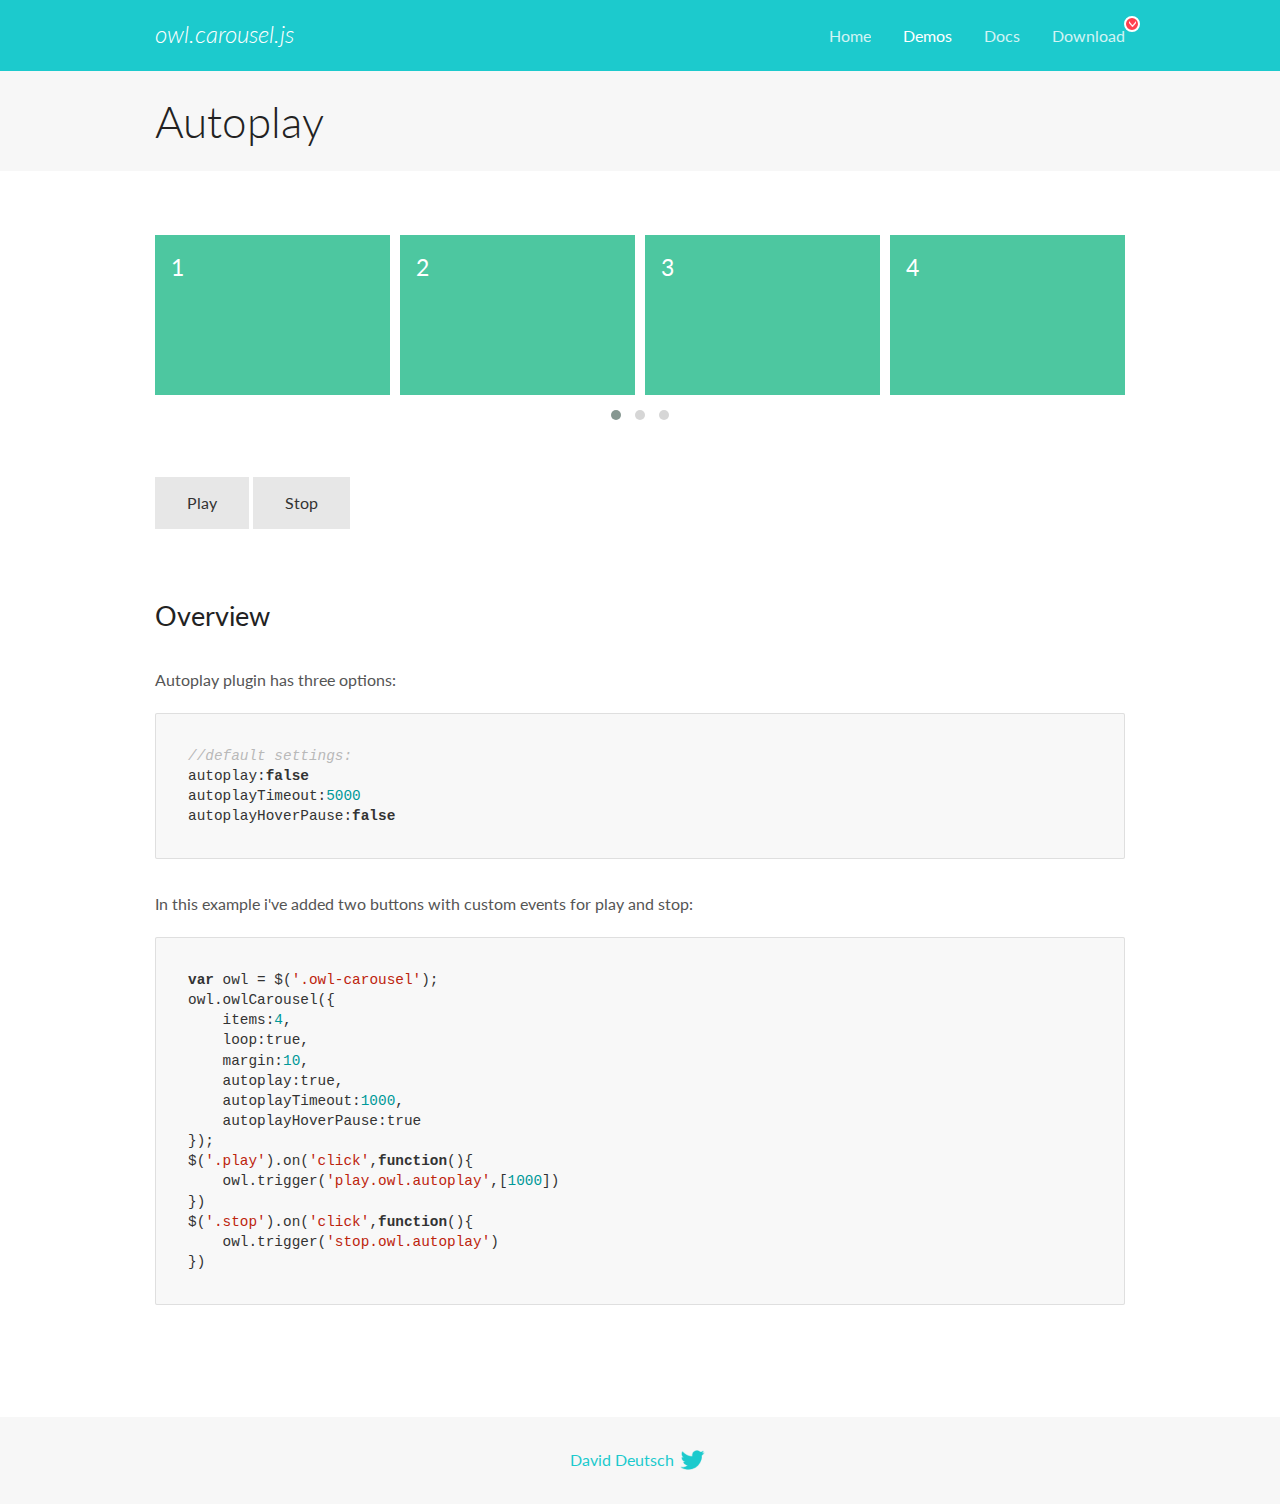
<file: OwlCarousel2-2.3.4/docs/demos/autoplay.html>
<!DOCTYPE html>
<html lang="en">
  <head>

    <!-- head -->
    <meta charset="utf-8">
    <meta name="msapplication-tap-highlight" content="no" />
    <meta name="viewport" content="width=device-width, initial-scale=1.0" />
    <meta name="description" content="Autoplay usage demo">
    <meta name="author" content="David Deutsch">
    <title>
      Autoplay Demo | Owl Carousel | 2.3.4
    </title>

    <!-- Stylesheets -->
    <link href='https://fonts.googleapis.com/css?family=Lato:300,400,700,400italic,300italic' rel='stylesheet' type='text/css'>
    <link rel="stylesheet" href="../assets/css/docs.theme.min.css">

    <!-- Owl Stylesheets -->
    <link rel="stylesheet" href="../assets/owlcarousel/assets/owl.carousel.min.css">
    <link rel="stylesheet" href="../assets/owlcarousel/assets/owl.theme.default.min.css">

    <!-- HTML5 shim and Respond.js IE8 support of HTML5 elements and media queries -->

    <!--[if lt IE 9]>
      <script src="https://oss.maxcdn.com/libs/html5shiv/3.7.0/html5shiv.js"></script>
      <script src="https://oss.maxcdn.com/libs/respond.js/1.3.0/respond.min.js"></script>
    <![endif]-->

    <!-- Favicons -->
    <link rel="apple-touch-icon-precomposed" sizes="144x144" href="../assets/ico/apple-touch-icon-144-precomposed.png">
    <link rel="shortcut icon" href="../assets/ico/favicon.png">
    <link rel="shortcut icon" href="favicon.ico">

    <!-- Yeah i know js should not be in header. Its required for demos.-->

    <!-- javascript -->
    <script src="../assets/vendors/jquery.min.js"></script>
    <script src="../assets/owlcarousel/owl.carousel.js"></script>
  </head>
  <body>

    <!-- header -->
    <header class="header">
      <div class="row">
        <div class="large-12 columns">
          <div class="brand left">
            <h3>
              <a href="/OwlCarousel2/">owl.carousel.js</a> 
            </h3>
          </div>
          <a id="toggle-nav" class="right">
            <span></span> <span></span> <span></span> 
          </a> 
          <div class="nav-bar">
            <ul class="clearfix">
              <li> <a href="/OwlCarousel2/index.html">Home</a>  </li>
              <li class="active">
                <a href="/OwlCarousel2/demos/demos.html">Demos</a> 
              </li>
              <li> <a href="/OwlCarousel2/docs/started-welcome.html">Docs</a>  </li>
              <li>
                <a href="https://github.com/OwlCarousel2/OwlCarousel2/archive/2.3.4.zip">Download</a> 
                <span class="download"></span> 
              </li>
            </ul>
          </div>
        </div>
      </div>
    </header>

    <!-- title -->
    <section class="title">
      <div class="row">
        <div class="large-12 columns">
          <h1>Autoplay</h1>
        </div>
      </div>
    </section>

    <!--  Demos -->
    <section id="demos">
      <div class="row">
        <div class="large-12 columns">
          <div class="owl-carousel owl-theme">
            <div class="item">
              <h4>1</h4>
            </div>
            <div class="item">
              <h4>2</h4>
            </div>
            <div class="item">
              <h4>3</h4>
            </div>
            <div class="item">
              <h4>4</h4>
            </div>
            <div class="item">
              <h4>5</h4>
            </div>
            <div class="item">
              <h4>6</h4>
            </div>
            <div class="item">
              <h4>7</h4>
            </div>
            <div class="item">
              <h4>8</h4>
            </div>
            <div class="item">
              <h4>9</h4>
            </div>
            <div class="item">
              <h4>10</h4>
            </div>
            <div class="item">
              <h4>11</h4>
            </div>
            <div class="item">
              <h4>12</h4>
            </div>
          </div>
          <a class="button secondary play">Play</a> 
          <a class="button secondary stop">Stop</a> 
          <h3 id="overview">Overview</h3>
          <p>Autoplay plugin has three options:</p>
          <pre><code>//default settings:
autoplay:false
autoplayTimeout:5000
autoplayHoverPause:false</code></pre>
          <p>In this example i&#39;ve added two buttons with custom events for play and stop:</p>
          <pre><code>var owl = $(&#39;.owl-carousel&#39;);
owl.owlCarousel({
    items:4,
    loop:true,
    margin:10,
    autoplay:true,
    autoplayTimeout:1000,
    autoplayHoverPause:true
});
$(&#39;.play&#39;).on(&#39;click&#39;,function(){
    owl.trigger(&#39;play.owl.autoplay&#39;,[1000])
})
$(&#39;.stop&#39;).on(&#39;click&#39;,function(){
    owl.trigger(&#39;stop.owl.autoplay&#39;)
})</code></pre>
          <script>
            $(document).ready(function() {
              var owl = $('.owl-carousel');
              owl.owlCarousel({
                items: 4,
                loop: true,
                margin: 10,
                autoplay: true,
                autoplayTimeout: 1000,
                autoplayHoverPause: true
              });
              $('.play').on('click', function() {
                owl.trigger('play.owl.autoplay', [1000])
              })
              $('.stop').on('click', function() {
                owl.trigger('stop.owl.autoplay')
              })
            })
          </script>
        </div>
      </div>
    </section>

    <!-- footer -->
    <footer class="footer">
      <div class="row">
        <div class="large-12 columns">
          <h5>
            <a href="/OwlCarousel2/docs/support-contact.html">David Deutsch</a> 
            <a id="custom-tweet-button" href="https://twitter.com/share?url=https://github.com/OwlCarousel2/OwlCarousel2&text=Owl Carousel - This is so awesome! " target="_blank"></a> 
          </h5>
        </div>
      </div>
    </footer>

    <!-- vendors -->
    <script src="../assets/vendors/highlight.js"></script>
    <script src="../assets/js/app.js"></script>
  </body>
</html>
</file>
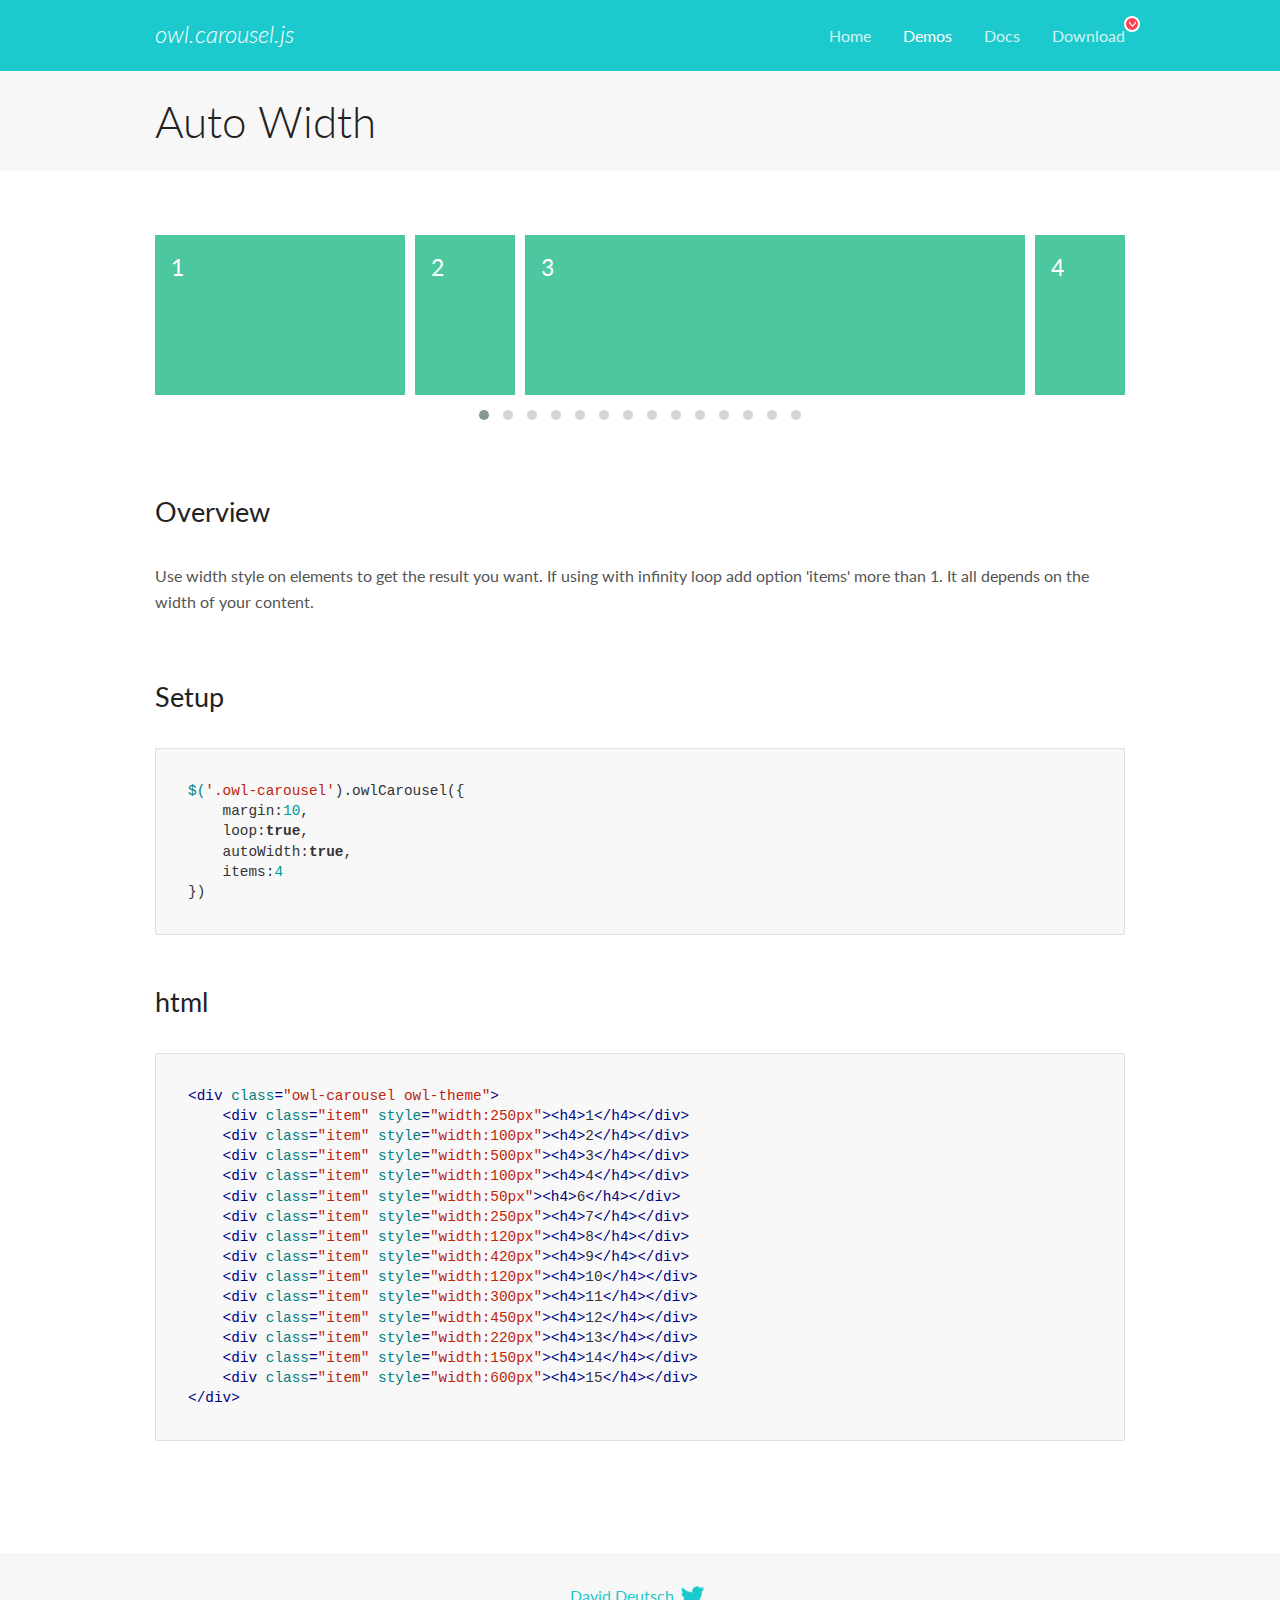
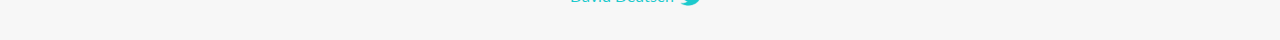
<file: OwlCarousel2-2.3.4/docs/demos/autowidth.html>
<!DOCTYPE html>
<html lang="en">
  <head>

    <!-- head -->
    <meta charset="utf-8">
    <meta name="msapplication-tap-highlight" content="no" />
    <meta name="viewport" content="width=device-width, initial-scale=1.0" />
    <meta name="description" content="Auto Width">
    <meta name="author" content="David Deutsch">
    <title>
      Auto Width Demo | Owl Carousel | 2.3.4
    </title>

    <!-- Stylesheets -->
    <link href='https://fonts.googleapis.com/css?family=Lato:300,400,700,400italic,300italic' rel='stylesheet' type='text/css'>
    <link rel="stylesheet" href="../assets/css/docs.theme.min.css">

    <!-- Owl Stylesheets -->
    <link rel="stylesheet" href="../assets/owlcarousel/assets/owl.carousel.min.css">
    <link rel="stylesheet" href="../assets/owlcarousel/assets/owl.theme.default.min.css">

    <!-- HTML5 shim and Respond.js IE8 support of HTML5 elements and media queries -->

    <!--[if lt IE 9]>
      <script src="https://oss.maxcdn.com/libs/html5shiv/3.7.0/html5shiv.js"></script>
      <script src="https://oss.maxcdn.com/libs/respond.js/1.3.0/respond.min.js"></script>
    <![endif]-->

    <!-- Favicons -->
    <link rel="apple-touch-icon-precomposed" sizes="144x144" href="../assets/ico/apple-touch-icon-144-precomposed.png">
    <link rel="shortcut icon" href="../assets/ico/favicon.png">
    <link rel="shortcut icon" href="favicon.ico">

    <!-- Yeah i know js should not be in header. Its required for demos.-->

    <!-- javascript -->
    <script src="../assets/vendors/jquery.min.js"></script>
    <script src="../assets/owlcarousel/owl.carousel.js"></script>
  </head>
  <body>

    <!-- header -->
    <header class="header">
      <div class="row">
        <div class="large-12 columns">
          <div class="brand left">
            <h3>
              <a href="/OwlCarousel2/">owl.carousel.js</a> 
            </h3>
          </div>
          <a id="toggle-nav" class="right">
            <span></span> <span></span> <span></span> 
          </a> 
          <div class="nav-bar">
            <ul class="clearfix">
              <li> <a href="/OwlCarousel2/index.html">Home</a>  </li>
              <li class="active">
                <a href="/OwlCarousel2/demos/demos.html">Demos</a> 
              </li>
              <li> <a href="/OwlCarousel2/docs/started-welcome.html">Docs</a>  </li>
              <li>
                <a href="https://github.com/OwlCarousel2/OwlCarousel2/archive/2.3.4.zip">Download</a> 
                <span class="download"></span> 
              </li>
            </ul>
          </div>
        </div>
      </div>
    </header>

    <!-- title -->
    <section class="title">
      <div class="row">
        <div class="large-12 columns">
          <h1>Auto Width</h1>
        </div>
      </div>
    </section>

    <!--  Demos -->
    <section id="demos">
      <div class="row">
        <div class="large-12 columns">
          <div class="owl-carousel owl-theme">
            <div class="item" style="width:250px">
              <h4>1</h4>
            </div>
            <div class="item" style="width:100px">
              <h4>2</h4>
            </div>
            <div class="item" style="width:500px">
              <h4>3</h4>
            </div>
            <div class="item" style="width:100px">
              <h4>4</h4>
            </div>
            <div class="item" style="width:50px">
              <h4>6</h4>
            </div>
            <div class="item" style="width:250px">
              <h4>7</h4>
            </div>
            <div class="item" style="width:120px">
              <h4>8</h4>
            </div>
            <div class="item" style="width:420px">
              <h4>9</h4>
            </div>
            <div class="item" style="width:120px">
              <h4>10</h4>
            </div>
            <div class="item" style="width:300px">
              <h4>11</h4>
            </div>
            <div class="item" style="width:450px">
              <h4>12</h4>
            </div>
            <div class="item" style="width:220px">
              <h4>13</h4>
            </div>
            <div class="item" style="width:150px">
              <h4>14</h4>
            </div>
            <div class="item" style="width:600px">
              <h4>15</h4>
            </div>
          </div>
          <h3 id="overview">Overview</h3>
          <p>Use width style on elements to get the result you want. If using with infinity loop add option &#39;items&#39; more than 1. It all depends on the width of your content.</p>
          <h3 id="setup">Setup</h3>
          <pre><code>$(&#39;.owl-carousel&#39;).owlCarousel({
    margin:10,
    loop:true,
    autoWidth:true,
    items:4
})</code></pre>
          <h3 id="html">html</h3>
          <pre><code>&lt;div class=&quot;owl-carousel owl-theme&quot;&gt;
    &lt;div class=&quot;item&quot; style=&quot;width:250px&quot;&gt;&lt;h4&gt;1&lt;/h4&gt;&lt;/div&gt;
    &lt;div class=&quot;item&quot; style=&quot;width:100px&quot;&gt;&lt;h4&gt;2&lt;/h4&gt;&lt;/div&gt;
    &lt;div class=&quot;item&quot; style=&quot;width:500px&quot;&gt;&lt;h4&gt;3&lt;/h4&gt;&lt;/div&gt;
    &lt;div class=&quot;item&quot; style=&quot;width:100px&quot;&gt;&lt;h4&gt;4&lt;/h4&gt;&lt;/div&gt;
    &lt;div class=&quot;item&quot; style=&quot;width:50px&quot;&gt;&lt;h4&gt;6&lt;/h4&gt;&lt;/div&gt;
    &lt;div class=&quot;item&quot; style=&quot;width:250px&quot;&gt;&lt;h4&gt;7&lt;/h4&gt;&lt;/div&gt;
    &lt;div class=&quot;item&quot; style=&quot;width:120px&quot;&gt;&lt;h4&gt;8&lt;/h4&gt;&lt;/div&gt;
    &lt;div class=&quot;item&quot; style=&quot;width:420px&quot;&gt;&lt;h4&gt;9&lt;/h4&gt;&lt;/div&gt;
    &lt;div class=&quot;item&quot; style=&quot;width:120px&quot;&gt;&lt;h4&gt;10&lt;/h4&gt;&lt;/div&gt;
    &lt;div class=&quot;item&quot; style=&quot;width:300px&quot;&gt;&lt;h4&gt;11&lt;/h4&gt;&lt;/div&gt;
    &lt;div class=&quot;item&quot; style=&quot;width:450px&quot;&gt;&lt;h4&gt;12&lt;/h4&gt;&lt;/div&gt;
    &lt;div class=&quot;item&quot; style=&quot;width:220px&quot;&gt;&lt;h4&gt;13&lt;/h4&gt;&lt;/div&gt;
    &lt;div class=&quot;item&quot; style=&quot;width:150px&quot;&gt;&lt;h4&gt;14&lt;/h4&gt;&lt;/div&gt;
    &lt;div class=&quot;item&quot; style=&quot;width:600px&quot;&gt;&lt;h4&gt;15&lt;/h4&gt;&lt;/div&gt;
&lt;/div&gt;</code></pre>
          <script>
            $(document).ready(function() {
              $('.owl-carousel').owlCarousel({
                margin: 10,
                loop: true,
                autoWidth: true,
                items: 4
              })
            })
          </script>
        </div>
      </div>
    </section>

    <!-- footer -->
    <footer class="footer">
      <div class="row">
        <div class="large-12 columns">
          <h5>
            <a href="/OwlCarousel2/docs/support-contact.html">David Deutsch</a> 
            <a id="custom-tweet-button" href="https://twitter.com/share?url=https://github.com/OwlCarousel2/OwlCarousel2&text=Owl Carousel - This is so awesome! " target="_blank"></a> 
          </h5>
        </div>
      </div>
    </footer>

    <!-- vendors -->
    <script src="../assets/vendors/highlight.js"></script>
    <script src="../assets/js/app.js"></script>
  </body>
</html>
</file>
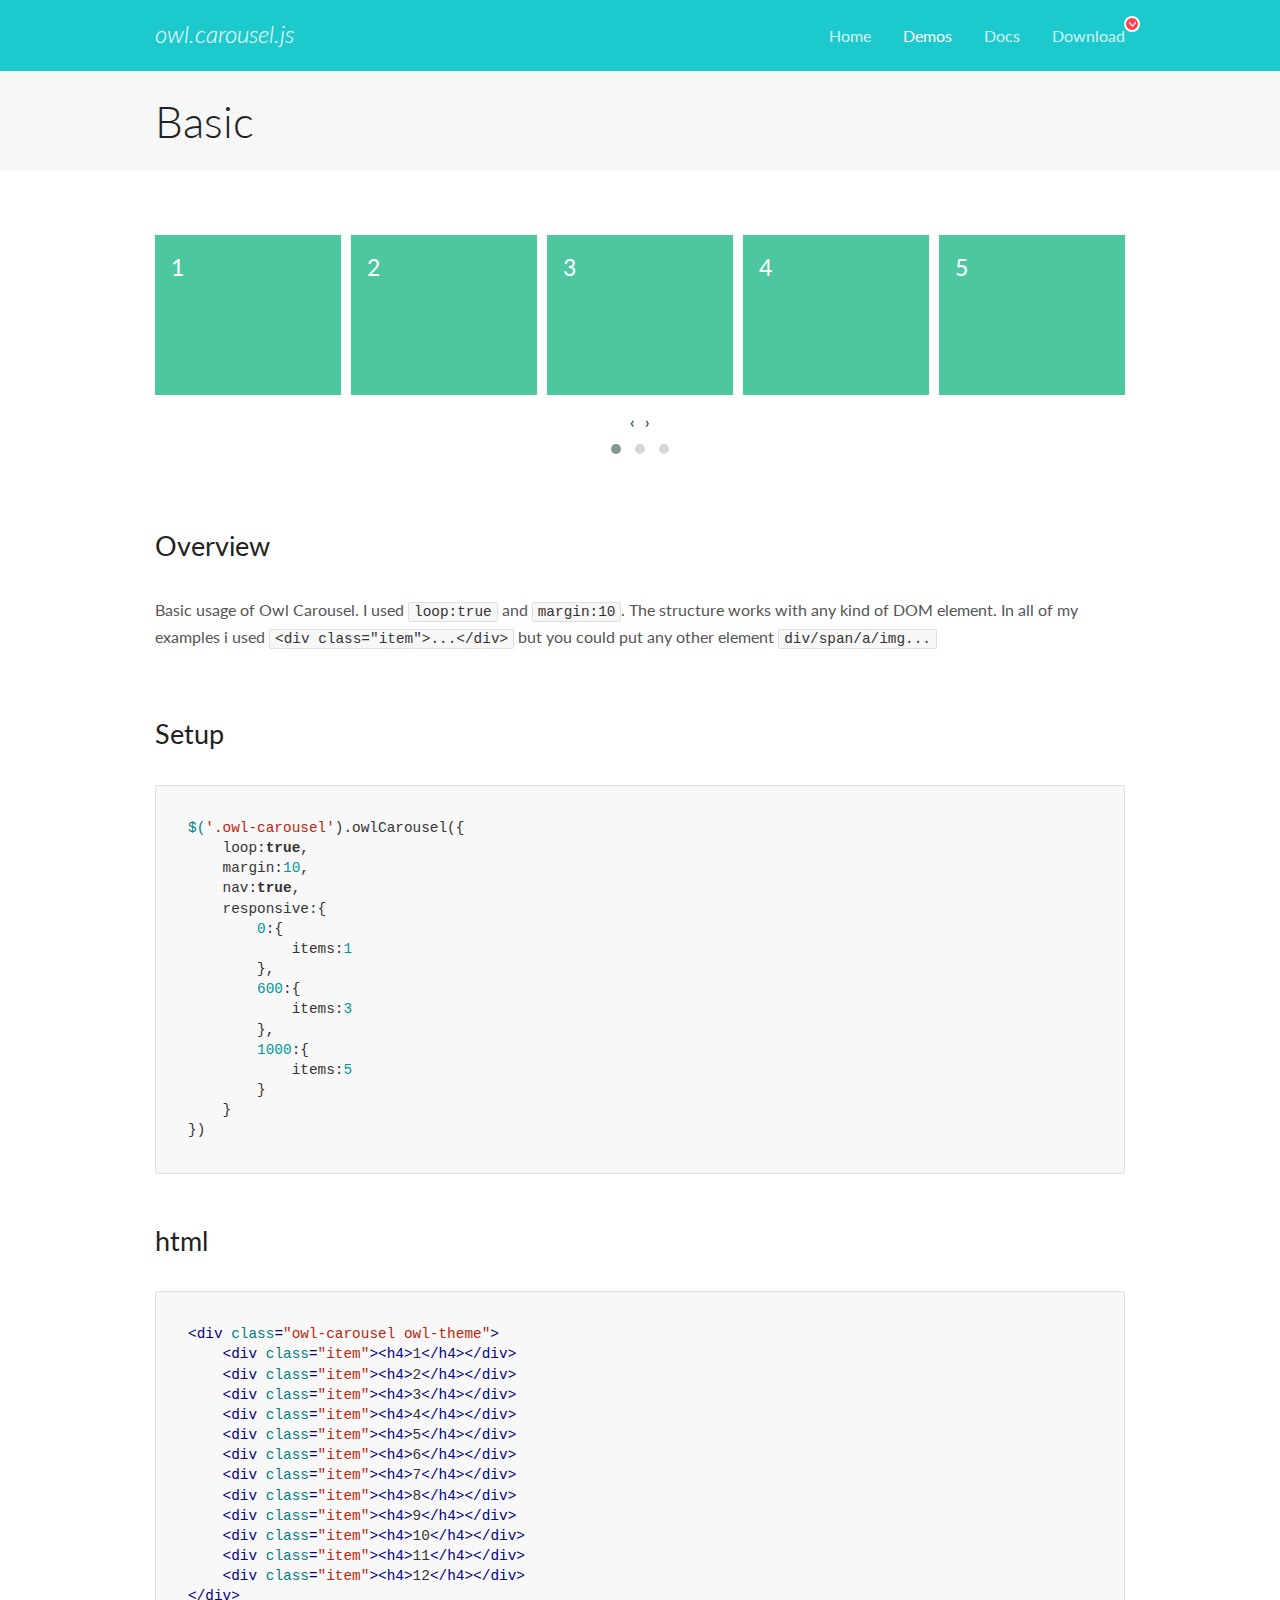
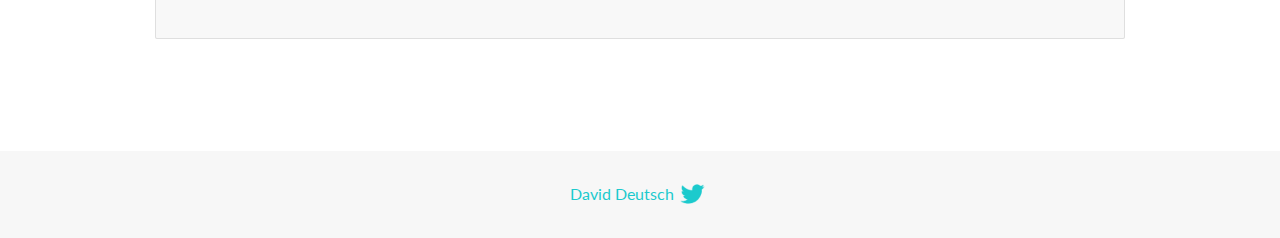
<file: OwlCarousel2-2.3.4/docs/demos/basic.html>
<!DOCTYPE html>
<html lang="en">
  <head>

    <!-- head -->
    <meta charset="utf-8">
    <meta name="msapplication-tap-highlight" content="no" />
    <meta name="viewport" content="width=device-width, initial-scale=1.0" />
    <meta name="description" content="Basic usage demo">
    <meta name="author" content="David Deutsch">
    <title>
      Basic Demo | Owl Carousel | 2.3.4
    </title>

    <!-- Stylesheets -->
    <link href='https://fonts.googleapis.com/css?family=Lato:300,400,700,400italic,300italic' rel='stylesheet' type='text/css'>
    <link rel="stylesheet" href="../assets/css/docs.theme.min.css">

    <!-- Owl Stylesheets -->
    <link rel="stylesheet" href="../assets/owlcarousel/assets/owl.carousel.min.css">
    <link rel="stylesheet" href="../assets/owlcarousel/assets/owl.theme.default.min.css">

    <!-- HTML5 shim and Respond.js IE8 support of HTML5 elements and media queries -->

    <!--[if lt IE 9]>
      <script src="https://oss.maxcdn.com/libs/html5shiv/3.7.0/html5shiv.js"></script>
      <script src="https://oss.maxcdn.com/libs/respond.js/1.3.0/respond.min.js"></script>
    <![endif]-->

    <!-- Favicons -->
    <link rel="apple-touch-icon-precomposed" sizes="144x144" href="../assets/ico/apple-touch-icon-144-precomposed.png">
    <link rel="shortcut icon" href="../assets/ico/favicon.png">
    <link rel="shortcut icon" href="favicon.ico">

    <!-- Yeah i know js should not be in header. Its required for demos.-->

    <!-- javascript -->
    <script src="../assets/vendors/jquery.min.js"></script>
    <script src="../assets/owlcarousel/owl.carousel.js"></script>
  </head>
  <body>

    <!-- header -->
    <header class="header">
      <div class="row">
        <div class="large-12 columns">
          <div class="brand left">
            <h3>
              <a href="/OwlCarousel2/">owl.carousel.js</a> 
            </h3>
          </div>
          <a id="toggle-nav" class="right">
            <span></span> <span></span> <span></span> 
          </a> 
          <div class="nav-bar">
            <ul class="clearfix">
              <li> <a href="/OwlCarousel2/index.html">Home</a>  </li>
              <li class="active">
                <a href="/OwlCarousel2/demos/demos.html">Demos</a> 
              </li>
              <li> <a href="/OwlCarousel2/docs/started-welcome.html">Docs</a>  </li>
              <li>
                <a href="https://github.com/OwlCarousel2/OwlCarousel2/archive/2.3.4.zip">Download</a> 
                <span class="download"></span> 
              </li>
            </ul>
          </div>
        </div>
      </div>
    </header>

    <!-- title -->
    <section class="title">
      <div class="row">
        <div class="large-12 columns">
          <h1>Basic</h1>
        </div>
      </div>
    </section>

    <!--  Demos -->
    <section id="demos">
      <div class="row">
        <div class="large-12 columns">
          <div class="owl-carousel owl-theme">
            <div class="item">
              <h4>1</h4>
            </div>
            <div class="item">
              <h4>2</h4>
            </div>
            <div class="item">
              <h4>3</h4>
            </div>
            <div class="item">
              <h4>4</h4>
            </div>
            <div class="item">
              <h4>5</h4>
            </div>
            <div class="item">
              <h4>6</h4>
            </div>
            <div class="item">
              <h4>7</h4>
            </div>
            <div class="item">
              <h4>8</h4>
            </div>
            <div class="item">
              <h4>9</h4>
            </div>
            <div class="item">
              <h4>10</h4>
            </div>
            <div class="item">
              <h4>11</h4>
            </div>
            <div class="item">
              <h4>12</h4>
            </div>
          </div>
          <h3 id="overview">Overview</h3>
          <p>Basic usage of Owl Carousel. I used <code>loop:true</code> and <code>margin:10</code>. The structure works with any kind of DOM element. In all of my examples i used <code>&lt;div class=&quot;item&quot;&gt;...&lt;/div&gt;</code> but you could
            put any other element <code>div/span/a/img...</code></p>
          <h3 id="setup">Setup</h3>
          <pre><code>$(&#39;.owl-carousel&#39;).owlCarousel({
    loop:true,
    margin:10,
    nav:true,
    responsive:{
        0:{
            items:1
        },
        600:{
            items:3
        },
        1000:{
            items:5
        }
    }
})</code></pre>
          <h3 id="html">html</h3>
          <pre><code>&lt;div class=&quot;owl-carousel owl-theme&quot;&gt;
    &lt;div class=&quot;item&quot;&gt;&lt;h4&gt;1&lt;/h4&gt;&lt;/div&gt;
    &lt;div class=&quot;item&quot;&gt;&lt;h4&gt;2&lt;/h4&gt;&lt;/div&gt;
    &lt;div class=&quot;item&quot;&gt;&lt;h4&gt;3&lt;/h4&gt;&lt;/div&gt;
    &lt;div class=&quot;item&quot;&gt;&lt;h4&gt;4&lt;/h4&gt;&lt;/div&gt;
    &lt;div class=&quot;item&quot;&gt;&lt;h4&gt;5&lt;/h4&gt;&lt;/div&gt;
    &lt;div class=&quot;item&quot;&gt;&lt;h4&gt;6&lt;/h4&gt;&lt;/div&gt;
    &lt;div class=&quot;item&quot;&gt;&lt;h4&gt;7&lt;/h4&gt;&lt;/div&gt;
    &lt;div class=&quot;item&quot;&gt;&lt;h4&gt;8&lt;/h4&gt;&lt;/div&gt;
    &lt;div class=&quot;item&quot;&gt;&lt;h4&gt;9&lt;/h4&gt;&lt;/div&gt;
    &lt;div class=&quot;item&quot;&gt;&lt;h4&gt;10&lt;/h4&gt;&lt;/div&gt;
    &lt;div class=&quot;item&quot;&gt;&lt;h4&gt;11&lt;/h4&gt;&lt;/div&gt;
    &lt;div class=&quot;item&quot;&gt;&lt;h4&gt;12&lt;/h4&gt;&lt;/div&gt;
&lt;/div&gt;</code></pre>
          <script>
            $(document).ready(function() {
              var owl = $('.owl-carousel');
              owl.owlCarousel({
                margin: 10,
                nav: true,
                loop: true,
                responsive: {
                  0: {
                    items: 1
                  },
                  600: {
                    items: 3
                  },
                  1000: {
                    items: 5
                  }
                }
              })
            })
          </script>
        </div>
      </div>
    </section>

    <!-- footer -->
    <footer class="footer">
      <div class="row">
        <div class="large-12 columns">
          <h5>
            <a href="/OwlCarousel2/docs/support-contact.html">David Deutsch</a> 
            <a id="custom-tweet-button" href="https://twitter.com/share?url=https://github.com/OwlCarousel2/OwlCarousel2&text=Owl Carousel - This is so awesome! " target="_blank"></a> 
          </h5>
        </div>
      </div>
    </footer>

    <!-- vendors -->
    <script src="../assets/vendors/highlight.js"></script>
    <script src="../assets/js/app.js"></script>
  </body>
</html>
</file>
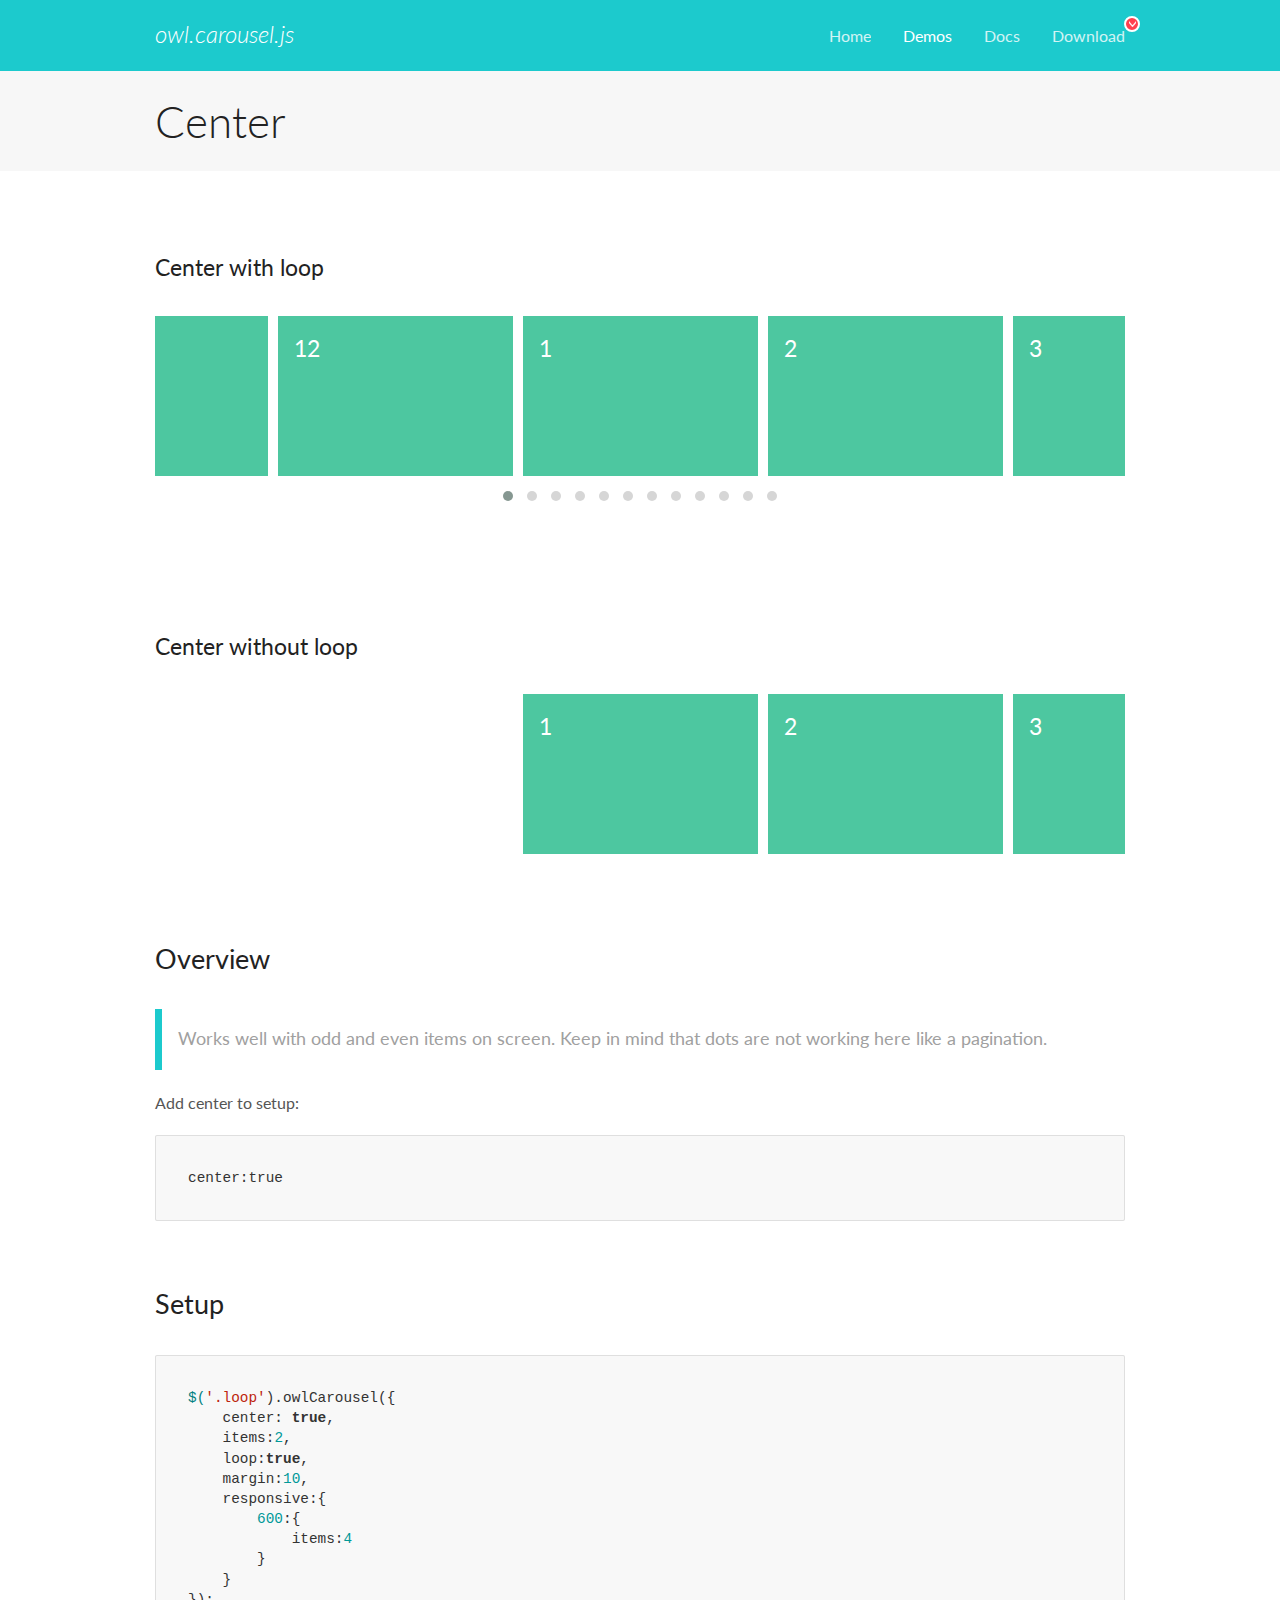
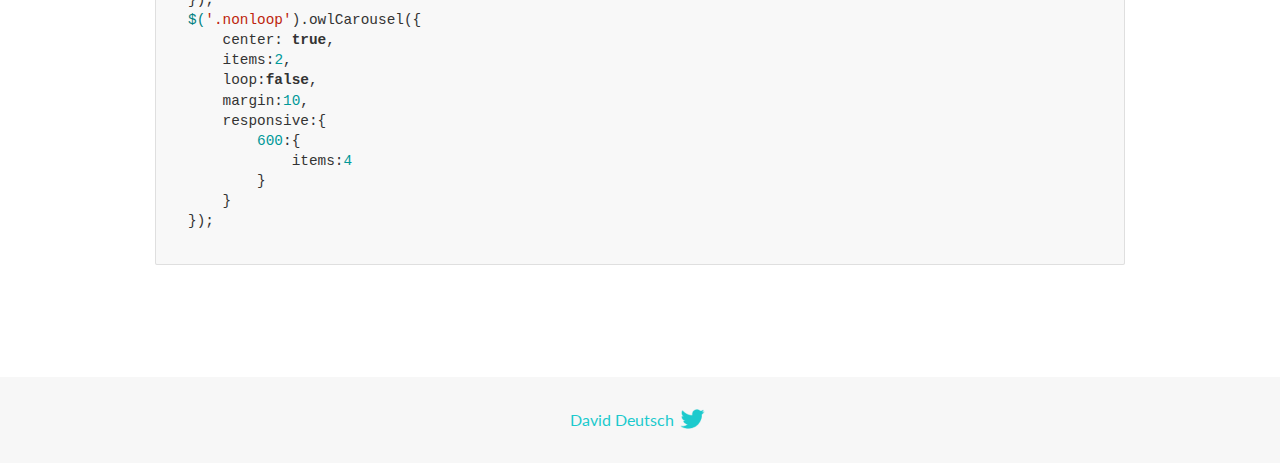
<file: OwlCarousel2-2.3.4/docs/demos/center.html>
<!DOCTYPE html>
<html lang="en">
  <head>

    <!-- head -->
    <meta charset="utf-8">
    <meta name="msapplication-tap-highlight" content="no" />
    <meta name="viewport" content="width=device-width, initial-scale=1.0" />
    <meta name="description" content="Center carousel">
    <meta name="author" content="David Deutsch">
    <title>
      Center Demo | Owl Carousel | 2.3.4
    </title>

    <!-- Stylesheets -->
    <link href='https://fonts.googleapis.com/css?family=Lato:300,400,700,400italic,300italic' rel='stylesheet' type='text/css'>
    <link rel="stylesheet" href="../assets/css/docs.theme.min.css">

    <!-- Owl Stylesheets -->
    <link rel="stylesheet" href="../assets/owlcarousel/assets/owl.carousel.min.css">
    <link rel="stylesheet" href="../assets/owlcarousel/assets/owl.theme.default.min.css">

    <!-- HTML5 shim and Respond.js IE8 support of HTML5 elements and media queries -->

    <!--[if lt IE 9]>
      <script src="https://oss.maxcdn.com/libs/html5shiv/3.7.0/html5shiv.js"></script>
      <script src="https://oss.maxcdn.com/libs/respond.js/1.3.0/respond.min.js"></script>
    <![endif]-->

    <!-- Favicons -->
    <link rel="apple-touch-icon-precomposed" sizes="144x144" href="../assets/ico/apple-touch-icon-144-precomposed.png">
    <link rel="shortcut icon" href="../assets/ico/favicon.png">
    <link rel="shortcut icon" href="favicon.ico">

    <!-- Yeah i know js should not be in header. Its required for demos.-->

    <!-- javascript -->
    <script src="../assets/vendors/jquery.min.js"></script>
    <script src="../assets/owlcarousel/owl.carousel.js"></script>
  </head>
  <body>

    <!-- header -->
    <header class="header">
      <div class="row">
        <div class="large-12 columns">
          <div class="brand left">
            <h3>
              <a href="/OwlCarousel2/">owl.carousel.js</a> 
            </h3>
          </div>
          <a id="toggle-nav" class="right">
            <span></span> <span></span> <span></span> 
          </a> 
          <div class="nav-bar">
            <ul class="clearfix">
              <li> <a href="/OwlCarousel2/index.html">Home</a>  </li>
              <li class="active">
                <a href="/OwlCarousel2/demos/demos.html">Demos</a> 
              </li>
              <li> <a href="/OwlCarousel2/docs/started-welcome.html">Docs</a>  </li>
              <li>
                <a href="https://github.com/OwlCarousel2/OwlCarousel2/archive/2.3.4.zip">Download</a> 
                <span class="download"></span> 
              </li>
            </ul>
          </div>
        </div>
      </div>
    </header>

    <!-- title -->
    <section class="title">
      <div class="row">
        <div class="large-12 columns">
          <h1>Center</h1>
        </div>
      </div>
    </section>

    <!--  Demos -->
    <section id="demos">
      <div class="row">
        <div class="large-12 columns">
          <h4 id="center-with-loop">Center with loop</h4>
          <div class="loop owl-carousel owl-theme">
            <div class="item">
              <h4>1</h4>
            </div>
            <div class="item">
              <h4>2</h4>
            </div>
            <div class="item">
              <h4>3</h4>
            </div>
            <div class="item">
              <h4>4</h4>
            </div>
            <div class="item">
              <h4>5</h4>
            </div>
            <div class="item">
              <h4>6</h4>
            </div>
            <div class="item">
              <h4>7</h4>
            </div>
            <div class="item">
              <h4>8</h4>
            </div>
            <div class="item">
              <h4>9</h4>
            </div>
            <div class="item">
              <h4>10</h4>
            </div>
            <div class="item">
              <h4>11</h4>
            </div>
            <div class="item">
              <h4>12</h4>
            </div>
          </div>
          <br>
          <h4 id="center-without-loop">Center without loop</h4>
          <div class="nonloop owl-carousel">
            <div class="item">
              <h4>1</h4>
            </div>
            <div class="item">
              <h4>2</h4>
            </div>
            <div class="item">
              <h4>3</h4>
            </div>
            <div class="item">
              <h4>4</h4>
            </div>
            <div class="item">
              <h4>5</h4>
            </div>
            <div class="item">
              <h4>6</h4>
            </div>
            <div class="item">
              <h4>7</h4>
            </div>
            <div class="item">
              <h4>8</h4>
            </div>
            <div class="item">
              <h4>9</h4>
            </div>
            <div class="item">
              <h4>10</h4>
            </div>
            <div class="item">
              <h4>11</h4>
            </div>
            <div class="item">
              <h4>12</h4>
            </div>
          </div>
          <h3 id="overview">Overview</h3>
          <blockquote>
            <p>Works well with odd and even items on screen. Keep in mind that dots are not working here like a pagination.</p>
          </blockquote>
          <p>Add center to setup:</p>
          <pre><code>center:true</code></pre>
          <h3 id="setup">Setup</h3>
          <pre><code>$(&#39;.loop&#39;).owlCarousel({
    center: true,
    items:2,
    loop:true,
    margin:10,
    responsive:{
        600:{
            items:4
        }
    }
});
$(&#39;.nonloop&#39;).owlCarousel({
    center: true,
    items:2,
    loop:false,
    margin:10,
    responsive:{
        600:{
            items:4
        }
    }
});</code></pre>
          <script>
            jQuery(document).ready(function($) {
              $('.loop').owlCarousel({
                center: true,
                items: 2,
                loop: true,
                margin: 10,
                responsive: {
                  600: {
                    items: 4
                  }
                }
              });
              $('.nonloop').owlCarousel({
                center: true,
                items: 2,
                loop: false,
                margin: 10,
                responsive: {
                  600: {
                    items: 4
                  }
                }
              });
            });
          </script>
        </div>
      </div>
    </section>

    <!-- footer -->
    <footer class="footer">
      <div class="row">
        <div class="large-12 columns">
          <h5>
            <a href="/OwlCarousel2/docs/support-contact.html">David Deutsch</a> 
            <a id="custom-tweet-button" href="https://twitter.com/share?url=https://github.com/OwlCarousel2/OwlCarousel2&text=Owl Carousel - This is so awesome! " target="_blank"></a> 
          </h5>
        </div>
      </div>
    </footer>

    <!-- vendors -->
    <script src="../assets/vendors/highlight.js"></script>
    <script src="../assets/js/app.js"></script>
  </body>
</html>
</file>
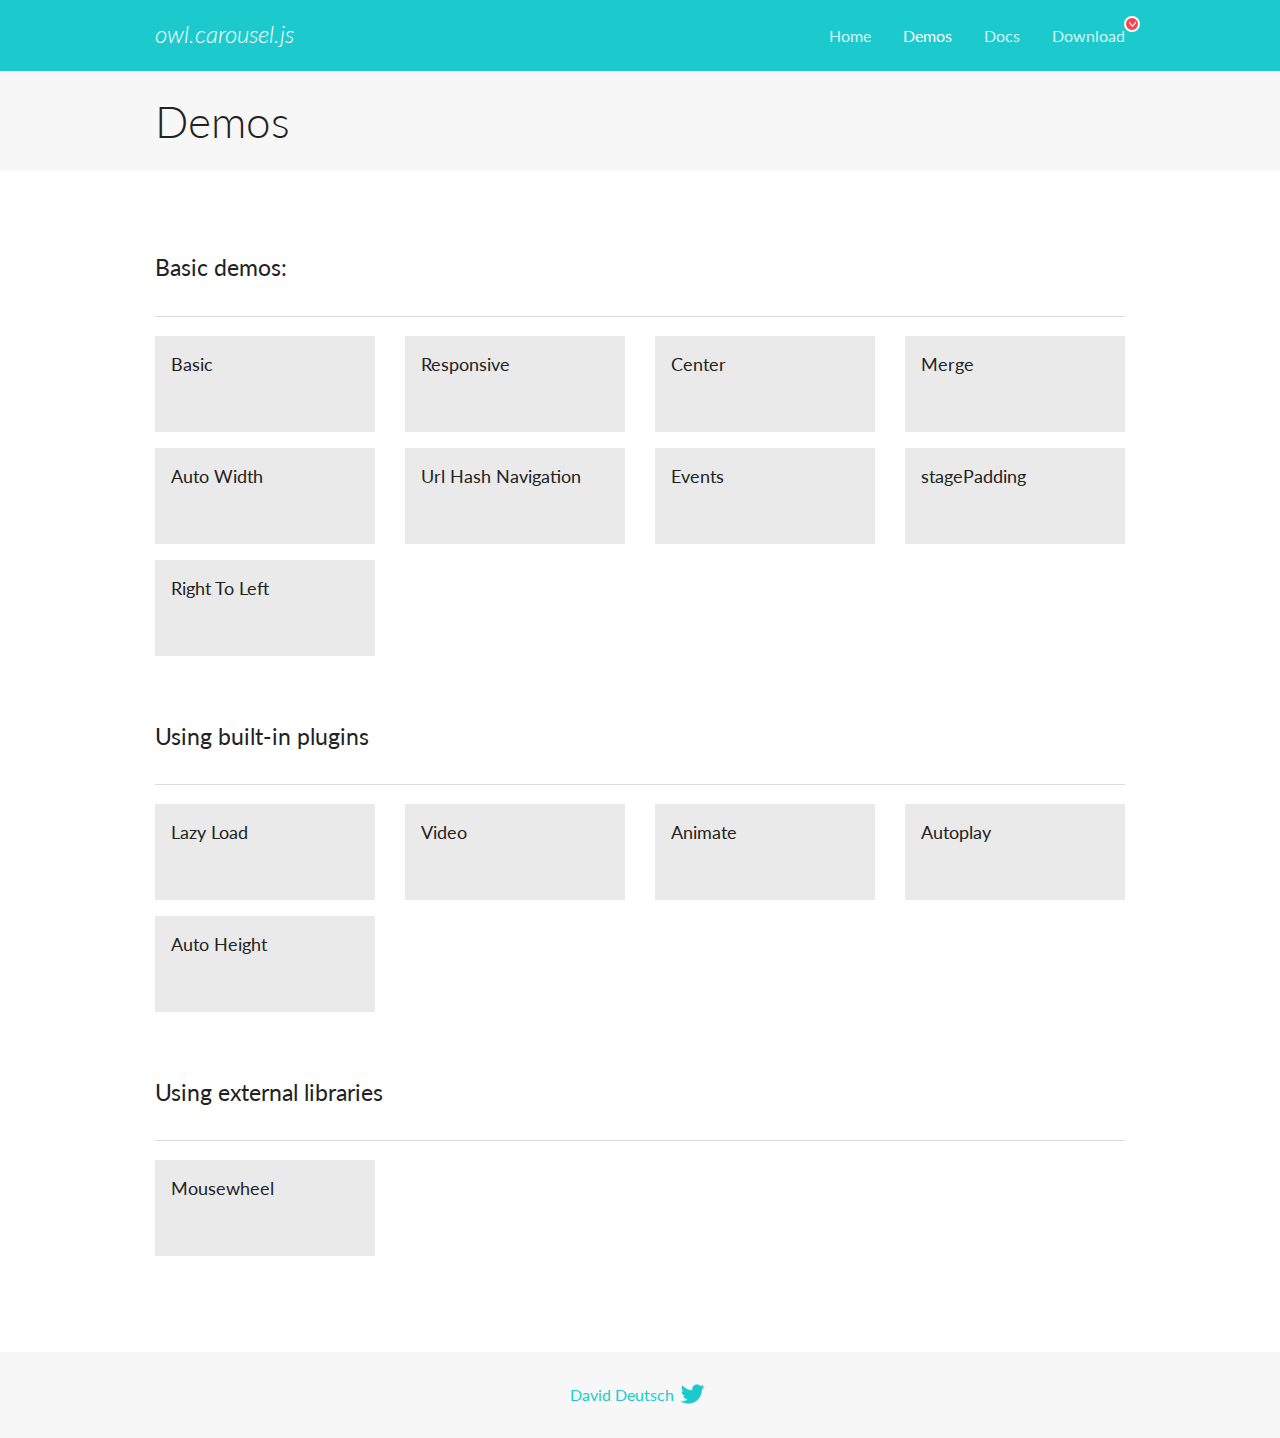
<file: OwlCarousel2-2.3.4/docs/demos/demos.html>
<!DOCTYPE html>
<html lang="en">
  <head>

    <!-- head -->
    <meta charset="utf-8">
    <meta name="msapplication-tap-highlight" content="no" />
    <meta name="viewport" content="width=device-width, initial-scale=1.0" />
    <meta name="description" content="A list of Owl Carousel examples.">
    <meta name="author" content="David Deutsch">
    <title>
      Demos | Owl Carousel | 2.3.4
    </title>

    <!-- Stylesheets -->
    <link href='https://fonts.googleapis.com/css?family=Lato:300,400,700,400italic,300italic' rel='stylesheet' type='text/css'>
    <link rel="stylesheet" href="../assets/css/docs.theme.min.css">

    <!-- Owl Stylesheets -->
    <link rel="stylesheet" href="../assets/owlcarousel/assets/owl.carousel.min.css">
    <link rel="stylesheet" href="../assets/owlcarousel/assets/owl.theme.default.min.css">

    <!-- HTML5 shim and Respond.js IE8 support of HTML5 elements and media queries -->

    <!--[if lt IE 9]>
      <script src="https://oss.maxcdn.com/libs/html5shiv/3.7.0/html5shiv.js"></script>
      <script src="https://oss.maxcdn.com/libs/respond.js/1.3.0/respond.min.js"></script>
    <![endif]-->

    <!-- Favicons -->
    <link rel="apple-touch-icon-precomposed" sizes="144x144" href="../assets/ico/apple-touch-icon-144-precomposed.png">
    <link rel="shortcut icon" href="../assets/ico/favicon.png">
    <link rel="shortcut icon" href="favicon.ico">

    <!-- Yeah i know js should not be in header. Its required for demos.-->

    <!-- javascript -->
    <script src="../assets/vendors/jquery.min.js"></script>
    <script src="../assets/owlcarousel/owl.carousel.js"></script>
  </head>
  <body>

    <!-- header -->
    <header class="header">
      <div class="row">
        <div class="large-12 columns">
          <div class="brand left">
            <h3>
              <a href="/OwlCarousel2/">owl.carousel.js</a> 
            </h3>
          </div>
          <a id="toggle-nav" class="right">
            <span></span> <span></span> <span></span> 
          </a> 
          <div class="nav-bar">
            <ul class="clearfix">
              <li> <a href="/OwlCarousel2/index.html">Home</a>  </li>
              <li class="active">
                <a href="/OwlCarousel2/demos/demos.html">Demos</a> 
              </li>
              <li> <a href="/OwlCarousel2/docs/started-welcome.html">Docs</a>  </li>
              <li>
                <a href="https://github.com/OwlCarousel2/OwlCarousel2/archive/2.3.4.zip">Download</a> 
                <span class="download"></span> 
              </li>
            </ul>
          </div>
        </div>
      </div>
    </header>

    <!-- title -->
    <section class="title">
      <div class="row">
        <div class="large-12 columns">
          <h1>Demos</h1>
        </div>
      </div>
    </section>

    <!--  Demos -->
    <section id="demos">
      <div class="row">
        <div class="large-12 columns">
          <h4 id="basic-demos-">Basic demos:</h4>
          <hr>
          <div class="demo-list">
            <div class="row">
              <div class="small-6 medium-4 large-3 columns">
                <a href="basic.html" class="demo-block">
                  <h5>Basic </h5>
                </a> 
              </div>
              <div class="small-6 medium-4 large-3 columns">
                <a href="responsive.html" class="demo-block">
                  <h5>Responsive </h5>
                </a> 
              </div>
              <div class="small-6 medium-4 large-3 columns">
                <a href="center.html" class="demo-block">
                  <h5>Center </h5>
                </a> 
              </div>
              <div class="small-6 medium-4 large-3 columns">
                <a href="merge.html" class="demo-block">
                  <h5>Merge </h5>
                </a> 
              </div>
              <div class="small-6 medium-4 large-3 columns">
                <a href="autowidth.html" class="demo-block">
                  <h5>Auto Width </h5>
                </a> 
              </div>
              <div class="small-6 medium-4 large-3 columns">
                <a href="urlhashnav.html" class="demo-block">
                  <h5>Url Hash Navigation </h5>
                </a> 
              </div>
              <div class="small-6 medium-4 large-3 columns">
                <a href="events.html" class="demo-block">
                  <h5>Events </h5>
                </a> 
              </div>
              <div class="small-6 medium-4 large-3 columns">
                <a href="stagepadding.html" class="demo-block">
                  <h5>stagePadding </h5>
                </a> 
              </div>
              <div class="small-6 medium-4 large-3 columns">
                <a href="rtl.html" class="demo-block">
                  <h5>Right To Left </h5>
                </a> 
              </div>
            </div>
          </div>
          <h4 id="using-built-in-plugins">Using built-in plugins</h4>
          <hr>
          <div class="demo-list">
            <div class="row">
              <div class="small-6 medium-4 large-3 columns">
                <a href="lazyLoad.html" class="demo-block">
                  <h5>Lazy Load </h5>
                </a> 
              </div>
              <div class="small-6 medium-4 large-3 columns">
                <a href="video.html" class="demo-block">
                  <h5>Video </h5>
                </a> 
              </div>
              <div class="small-6 medium-4 large-3 columns">
                <a href="animate.html" class="demo-block">
                  <h5>Animate </h5>
                </a> 
              </div>
              <div class="small-6 medium-4 large-3 columns">
                <a href="autoplay.html" class="demo-block">
                  <h5>Autoplay </h5>
                </a> 
              </div>
              <div class="small-6 medium-4 large-3 columns">
                <a href="autoheight.html" class="demo-block">
                  <h5>Auto Height </h5>
                </a> 
              </div>
            </div>
          </div>
          <h4 id="using-external-libraries">Using external libraries</h4>
          <hr>
          <div class="demo-list">
            <div class="row">
              <div class="small-6 medium-4 large-3 columns">
                <a href="mousewheel.html" class="demo-block">
                  <h5>Mousewheel </h5>
                </a> 
              </div>
            </div>
          </div>
        </div>
      </div>
    </section>

    <!-- footer -->
    <footer class="footer">
      <div class="row">
        <div class="large-12 columns">
          <h5>
            <a href="/OwlCarousel2/docs/support-contact.html">David Deutsch</a> 
            <a id="custom-tweet-button" href="https://twitter.com/share?url=https://github.com/OwlCarousel2/OwlCarousel2&text=Owl Carousel - This is so awesome! " target="_blank"></a> 
          </h5>
        </div>
      </div>
    </footer>

    <!-- vendors -->
    <script src="../assets/vendors/highlight.js"></script>
    <script src="../assets/js/app.js"></script>
  </body>
</html>
</file>
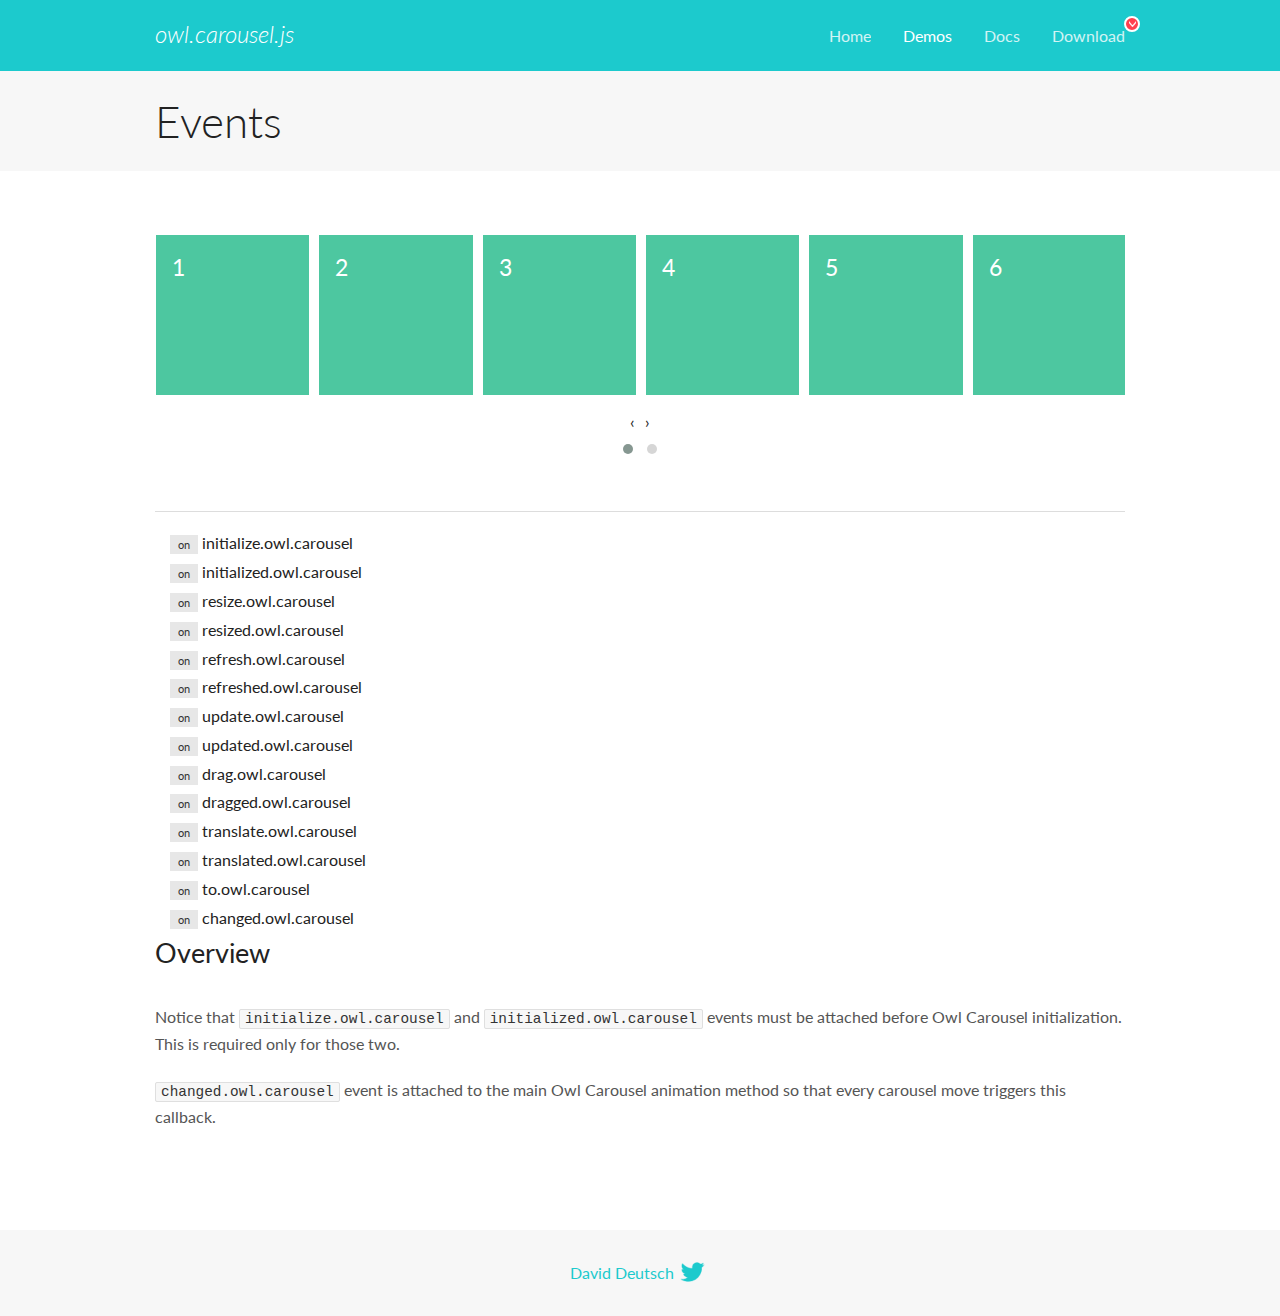
<file: OwlCarousel2-2.3.4/docs/demos/events.html>
<!DOCTYPE html>
<html lang="en">
  <head>

    <!-- head -->
    <meta charset="utf-8">
    <meta name="msapplication-tap-highlight" content="no" />
    <meta name="viewport" content="width=device-width, initial-scale=1.0" />
    <meta name="description" content="Events usage demo">
    <meta name="author" content="David Deutsch">
    <title>
      Events Demo | Owl Carousel | 2.3.4
    </title>

    <!-- Stylesheets -->
    <link href='https://fonts.googleapis.com/css?family=Lato:300,400,700,400italic,300italic' rel='stylesheet' type='text/css'>
    <link rel="stylesheet" href="../assets/css/docs.theme.min.css">

    <!-- Owl Stylesheets -->
    <link rel="stylesheet" href="../assets/owlcarousel/assets/owl.carousel.min.css">
    <link rel="stylesheet" href="../assets/owlcarousel/assets/owl.theme.default.min.css">

    <!-- HTML5 shim and Respond.js IE8 support of HTML5 elements and media queries -->

    <!--[if lt IE 9]>
      <script src="https://oss.maxcdn.com/libs/html5shiv/3.7.0/html5shiv.js"></script>
      <script src="https://oss.maxcdn.com/libs/respond.js/1.3.0/respond.min.js"></script>
    <![endif]-->

    <!-- Favicons -->
    <link rel="apple-touch-icon-precomposed" sizes="144x144" href="../assets/ico/apple-touch-icon-144-precomposed.png">
    <link rel="shortcut icon" href="../assets/ico/favicon.png">
    <link rel="shortcut icon" href="favicon.ico">

    <!-- Yeah i know js should not be in header. Its required for demos.-->

    <!-- javascript -->
    <script src="../assets/vendors/jquery.min.js"></script>
    <script src="../assets/owlcarousel/owl.carousel.js"></script>
  </head>
  <body>

    <!-- header -->
    <header class="header">
      <div class="row">
        <div class="large-12 columns">
          <div class="brand left">
            <h3>
              <a href="/OwlCarousel2/">owl.carousel.js</a> 
            </h3>
          </div>
          <a id="toggle-nav" class="right">
            <span></span> <span></span> <span></span> 
          </a> 
          <div class="nav-bar">
            <ul class="clearfix">
              <li> <a href="/OwlCarousel2/index.html">Home</a>  </li>
              <li class="active">
                <a href="/OwlCarousel2/demos/demos.html">Demos</a> 
              </li>
              <li> <a href="/OwlCarousel2/docs/started-welcome.html">Docs</a>  </li>
              <li>
                <a href="https://github.com/OwlCarousel2/OwlCarousel2/archive/2.3.4.zip">Download</a> 
                <span class="download"></span> 
              </li>
            </ul>
          </div>
        </div>
      </div>
    </header>

    <!-- title -->
    <section class="title">
      <div class="row">
        <div class="large-12 columns">
          <h1>Events</h1>
        </div>
      </div>
    </section>

    <!--  Demos -->
    <section id="demos">
      <div class="row">
        <div class="large-12 columns">
          <div class="owl-carousel owl-theme">
            <div class="item">
              <h4>1</h4>
            </div>
            <div class="item">
              <h4>2</h4>
            </div>
            <div class="item">
              <h4>3</h4>
            </div>
            <div class="item">
              <h4>4</h4>
            </div>
            <div class="item">
              <h4>5</h4>
            </div>
            <div class="item">
              <h4>6</h4>
            </div>
            <div class="item">
              <h4>7</h4>
            </div>
            <div class="item">
              <h4>8</h4>
            </div>
            <div class="item">
              <h4>9</h4>
            </div>
            <div class="item">
              <h4>10</h4>
            </div>
            <div class="item">
              <h4>11</h4>
            </div>
            <div class="item">
              <h4>12</h4>
            </div>
          </div>
          <hr>
          <div class="large-12 columns callbacks">
            <div><span class="label secondary initialize">on</span>  initialize.owl.carousel </div>
            <div><span class="label secondary initialized">on</span>  initialized.owl.carousel </div>
            <div><span class="label secondary resize">on</span>  resize.owl.carousel </div>
            <div><span class="label secondary resized">on</span>  resized.owl.carousel </div>
            <div><span class="label secondary refresh">on</span>  refresh.owl.carousel </div>
            <div><span class="label secondary refreshed">on</span>  refreshed.owl.carousel </div>
            <div><span class="label secondary update">on</span>  update.owl.carousel </div>
            <div><span class="label secondary updated">on</span>  updated.owl.carousel </div>
            <div><span class="label secondary drag">on</span>  drag.owl.carousel </div>
            <div><span class="label secondary dragged">on</span>  dragged.owl.carousel </div>
            <div><span class="label secondary translate">on</span>  translate.owl.carousel </div>
            <div><span class="label secondary translated">on</span>  translated.owl.carousel </div>
            <div><span class="label secondary to">on</span>  to.owl.carousel </div>
            <div><span class="label secondary changed">on</span>  changed.owl.carousel </div>
          </div>
          <h3 id="overview">Overview</h3>
          <p>Notice that <code>initialize.owl.carousel</code> and <code>initialized.owl.carousel</code> events must be attached before Owl Carousel initialization. This is required only for those two.</p>
          <p><code>changed.owl.carousel</code> event is attached to the main Owl Carousel animation method so that every carousel move triggers this callback.</p>
          <script>
            jQuery(document).ready(function($) {
              var owl = $('.owl-carousel');
              owl.on('initialize.owl.carousel initialized.owl.carousel ' +
                'initialize.owl.carousel initialize.owl.carousel ' +
                'resize.owl.carousel resized.owl.carousel ' +
                'refresh.owl.carousel refreshed.owl.carousel ' +
                'update.owl.carousel updated.owl.carousel ' +
                'drag.owl.carousel dragged.owl.carousel ' +
                'translate.owl.carousel translated.owl.carousel ' +
                'to.owl.carousel changed.owl.carousel',
                function(e) {
                  $('.' + e.type)
                    .removeClass('secondary')
                    .addClass('success');
                  window.setTimeout(function() {
                    $('.' + e.type)
                      .removeClass('success')
                      .addClass('secondary');
                  }, 500);
                });
              owl.owlCarousel({
                loop: true,
                nav: true,
                lazyLoad: true,
                margin: 10,
                video: true,
                responsive: {
                  0: {
                    items: 1
                  },
                  600: {
                    items: 3
                  },
                  960: {
                    items: 5,
                  },
                  1200: {
                    items: 6
                  }
                }
              });
            });
          </script>
        </div>
      </div>
    </section>

    <!-- footer -->
    <footer class="footer">
      <div class="row">
        <div class="large-12 columns">
          <h5>
            <a href="/OwlCarousel2/docs/support-contact.html">David Deutsch</a> 
            <a id="custom-tweet-button" href="https://twitter.com/share?url=https://github.com/OwlCarousel2/OwlCarousel2&text=Owl Carousel - This is so awesome! " target="_blank"></a> 
          </h5>
        </div>
      </div>
    </footer>

    <!-- vendors -->
    <script src="../assets/vendors/highlight.js"></script>
    <script src="../assets/js/app.js"></script>
  </body>
</html>
</file>
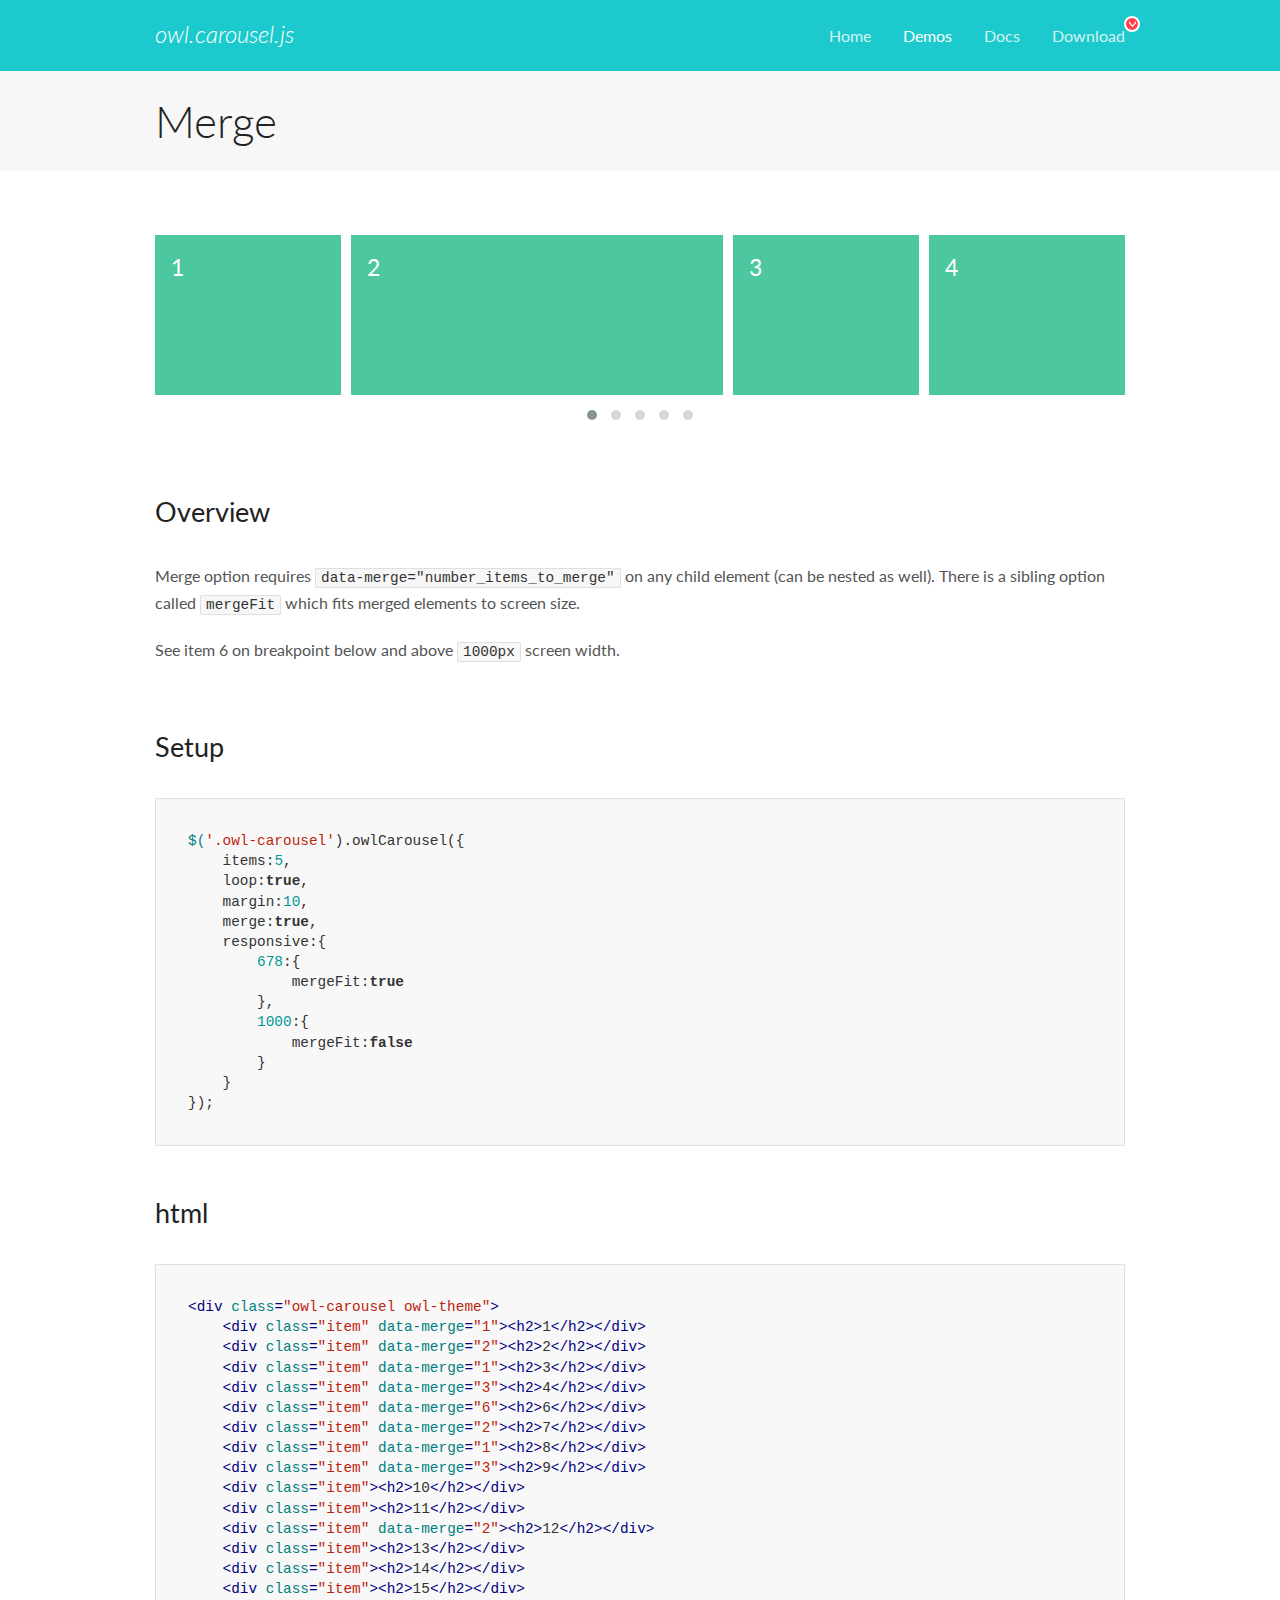
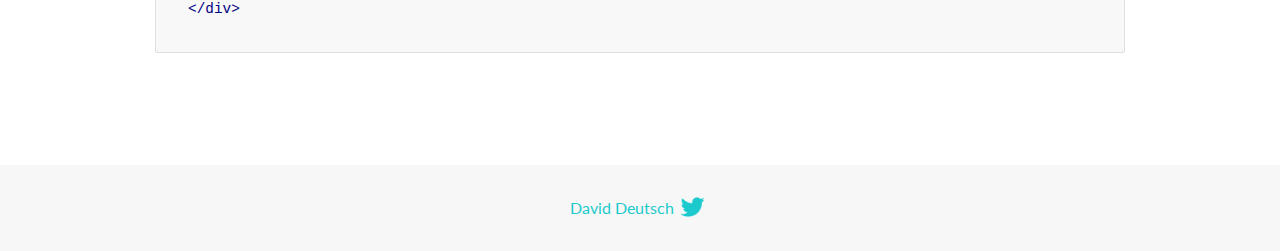
<file: OwlCarousel2-2.3.4/docs/demos/merge.html>
<!DOCTYPE html>
<html lang="en">
  <head>

    <!-- head -->
    <meta charset="utf-8">
    <meta name="msapplication-tap-highlight" content="no" />
    <meta name="viewport" content="width=device-width, initial-scale=1.0" />
    <meta name="description" content="Merge Items">
    <meta name="author" content="David Deutsch">
    <title>
      Merge Demo | Owl Carousel | 2.3.4
    </title>

    <!-- Stylesheets -->
    <link href='https://fonts.googleapis.com/css?family=Lato:300,400,700,400italic,300italic' rel='stylesheet' type='text/css'>
    <link rel="stylesheet" href="../assets/css/docs.theme.min.css">

    <!-- Owl Stylesheets -->
    <link rel="stylesheet" href="../assets/owlcarousel/assets/owl.carousel.min.css">
    <link rel="stylesheet" href="../assets/owlcarousel/assets/owl.theme.default.min.css">

    <!-- HTML5 shim and Respond.js IE8 support of HTML5 elements and media queries -->

    <!--[if lt IE 9]>
      <script src="https://oss.maxcdn.com/libs/html5shiv/3.7.0/html5shiv.js"></script>
      <script src="https://oss.maxcdn.com/libs/respond.js/1.3.0/respond.min.js"></script>
    <![endif]-->

    <!-- Favicons -->
    <link rel="apple-touch-icon-precomposed" sizes="144x144" href="../assets/ico/apple-touch-icon-144-precomposed.png">
    <link rel="shortcut icon" href="../assets/ico/favicon.png">
    <link rel="shortcut icon" href="favicon.ico">

    <!-- Yeah i know js should not be in header. Its required for demos.-->

    <!-- javascript -->
    <script src="../assets/vendors/jquery.min.js"></script>
    <script src="../assets/owlcarousel/owl.carousel.js"></script>
  </head>
  <body>

    <!-- header -->
    <header class="header">
      <div class="row">
        <div class="large-12 columns">
          <div class="brand left">
            <h3>
              <a href="/OwlCarousel2/">owl.carousel.js</a> 
            </h3>
          </div>
          <a id="toggle-nav" class="right">
            <span></span> <span></span> <span></span> 
          </a> 
          <div class="nav-bar">
            <ul class="clearfix">
              <li> <a href="/OwlCarousel2/index.html">Home</a>  </li>
              <li class="active">
                <a href="/OwlCarousel2/demos/demos.html">Demos</a> 
              </li>
              <li> <a href="/OwlCarousel2/docs/started-welcome.html">Docs</a>  </li>
              <li>
                <a href="https://github.com/OwlCarousel2/OwlCarousel2/archive/2.3.4.zip">Download</a> 
                <span class="download"></span> 
              </li>
            </ul>
          </div>
        </div>
      </div>
    </header>

    <!-- title -->
    <section class="title">
      <div class="row">
        <div class="large-12 columns">
          <h1>Merge</h1>
        </div>
      </div>
    </section>

    <!--  Demos -->
    <section id="demos">
      <div class="row">
        <div class="large-12 columns">
          <div class="owl-carousel owl-theme">
            <div class="item" data-merge="1">
              <h4>1</h4>
            </div>
            <div class="item" data-merge="2">
              <h4>2</h4>
            </div>
            <div class="item" data-merge="1">
              <h4>3</h4>
            </div>
            <div class="item" data-merge="3">
              <h4>4</h4>
            </div>
            <div class="item" data-merge="6">
              <h4>6</h4>
            </div>
            <div class="item" data-merge="2">
              <h4>7</h4>
            </div>
            <div class="item" data-merge="1">
              <h4>8</h4>
            </div>
            <div class="item" data-merge="3">
              <h4>9</h4>
            </div>
            <div class="item">
              <h4>10</h4>
            </div>
            <div class="item">
              <h4>11</h4>
            </div>
            <div class="item" data-merge="2">
              <h4>12</h4>
            </div>
            <div class="item">
              <h4>13</h4>
            </div>
            <div class="item">
              <h4>14</h4>
            </div>
            <div class="item">
              <h4>15</h4>
            </div>
          </div>
          <h3 id="overview">Overview</h3>
          <p>Merge option requires <code>data-merge=&quot;number_items_to_merge&quot;</code> on any child element (can be nested as well). There is a sibling option called <code>mergeFit</code> which fits merged elements to screen size. </p>
          <p>See item 6 on breakpoint below and above <code>1000px</code> screen width.</p>
          <h3 id="setup">Setup</h3>
          <pre><code>$(&#39;.owl-carousel&#39;).owlCarousel({
    items:5,
    loop:true,
    margin:10,
    merge:true,
    responsive:{
        678:{
            mergeFit:true
        },
        1000:{
            mergeFit:false
        }
    }
});</code></pre>
          <h3 id="html">html</h3>
          <pre><code>&lt;div class=&quot;owl-carousel owl-theme&quot;&gt;
    &lt;div class=&quot;item&quot; data-merge=&quot;1&quot;&gt;&lt;h2&gt;1&lt;/h2&gt;&lt;/div&gt;
    &lt;div class=&quot;item&quot; data-merge=&quot;2&quot;&gt;&lt;h2&gt;2&lt;/h2&gt;&lt;/div&gt;
    &lt;div class=&quot;item&quot; data-merge=&quot;1&quot;&gt;&lt;h2&gt;3&lt;/h2&gt;&lt;/div&gt;
    &lt;div class=&quot;item&quot; data-merge=&quot;3&quot;&gt;&lt;h2&gt;4&lt;/h2&gt;&lt;/div&gt;
    &lt;div class=&quot;item&quot; data-merge=&quot;6&quot;&gt;&lt;h2&gt;6&lt;/h2&gt;&lt;/div&gt;
    &lt;div class=&quot;item&quot; data-merge=&quot;2&quot;&gt;&lt;h2&gt;7&lt;/h2&gt;&lt;/div&gt;
    &lt;div class=&quot;item&quot; data-merge=&quot;1&quot;&gt;&lt;h2&gt;8&lt;/h2&gt;&lt;/div&gt;
    &lt;div class=&quot;item&quot; data-merge=&quot;3&quot;&gt;&lt;h2&gt;9&lt;/h2&gt;&lt;/div&gt;
    &lt;div class=&quot;item&quot;&gt;&lt;h2&gt;10&lt;/h2&gt;&lt;/div&gt;
    &lt;div class=&quot;item&quot;&gt;&lt;h2&gt;11&lt;/h2&gt;&lt;/div&gt;
    &lt;div class=&quot;item&quot; data-merge=&quot;2&quot;&gt;&lt;h2&gt;12&lt;/h2&gt;&lt;/div&gt;
    &lt;div class=&quot;item&quot;&gt;&lt;h2&gt;13&lt;/h2&gt;&lt;/div&gt;
    &lt;div class=&quot;item&quot;&gt;&lt;h2&gt;14&lt;/h2&gt;&lt;/div&gt;
    &lt;div class=&quot;item&quot;&gt;&lt;h2&gt;15&lt;/h2&gt;&lt;/div&gt;
&lt;/div&gt;</code></pre>
          <script>
            $(document).ready(function() {
              $('.owl-carousel').owlCarousel({
                items: 5,
                loop: true,
                margin: 10,
                merge: true,
                responsive: {
                  678: {
                    mergeFit: true
                  },
                  1000: {
                    mergeFit: false
                  }
                }
              });
            })
          </script>
        </div>
      </div>
    </section>

    <!-- footer -->
    <footer class="footer">
      <div class="row">
        <div class="large-12 columns">
          <h5>
            <a href="/OwlCarousel2/docs/support-contact.html">David Deutsch</a> 
            <a id="custom-tweet-button" href="https://twitter.com/share?url=https://github.com/OwlCarousel2/OwlCarousel2&text=Owl Carousel - This is so awesome! " target="_blank"></a> 
          </h5>
        </div>
      </div>
    </footer>

    <!-- vendors -->
    <script src="../assets/vendors/highlight.js"></script>
    <script src="../assets/js/app.js"></script>
  </body>
</html>
</file>
<file: style.css>
@import url('https://fonts.googleapis.com/css2?family=Poppins&display=swap');

.container{
    width: 375px;
    height: auto;
}

.img-grid {
    float: right;
}
/* .rounded float-start {
    width: 70px;
    height: 40px;
} */

.form-input {
    margin-top: 20px;
} 

.form-search {
    width: 300px;
    height: 30px;
}

.form-btn-search {
    float: right;
}

.category-master{
    display: flex;
    -webkit-box-align: center;
    align-items: center;
    -webkit-box-pack: justify;
    justify-content: space-between;
    margin: 1em 0px;
    font-family: 'Poppins';
    font-size: 18px;
}

.category {
    float: inline-start;
    font-family: 'Poppins', sans-serif;
    color: #000;
    font-size: 16px;
}

.category-wakaf {
    margin-right: 10px;
    margin-top: 10px;
    font-family: 'Poppins' sans-serif;
    color: #6F6F6F;
    font-family: 16px;
}

.category-main {
    max-width: 1020px;
    margin-bottom: 25px;
    display: flex;
    flex-direction: row;
}

.container-slider {
    display: flex;
    overflow-x: auto;
    scroll-behavior: smooth;
    margin-bottom: 1em;
    flex-direction: row;
}

.category-zakat {
    display: flex;
    flex-direction: row;
    width: 135px;
    height: 55px;
    background: #FFFFFF;
    border: 1px solid #E7E7E7;
    box-sizing: border-box;
    border-radius: 2px;
}

.img-zakat{
    height: 32px;
    width: 32px;
    margin-top: 10px;
    margin-left: 15px;
}
.label {
    margin-left: 5px;
    margin-top: 20px;
    margin-right: 20px;
    float: right;
    font-family: 'Poppins';
    font-size: #000;
}

.category-sedekah {
    display: flex;
    flex-direction: row;
    width: 135px;
    height: 55px;
    margin-left: 80px;
    background: #FFFFFF;
    border: 1px solid #E7E7E7;
    box-sizing: border-box;
    border-radius: 2px;
}


.category-delivery{
    display: flex;
    flex-direction: row;
    width: 135px;
    height: 55px;
    margin-left: 150px;
    background: #FFFFFF;
    border: 1px solid #E7E7E7;
    box-sizing: border-box;
    border-radius: 2px;
}

.category-zakat .img-size {
    width: 100%;
    height: 100%;
}

.program-second {
    margin-top: 10px;
    margin-right: 30px;
    font-family: 'Poppins';
    font-size: 16px;
    color: #F68F28;
}

.card-text {
    margin-left: 10px;
    margin-top: 10px;
    color: #F68F28;
    font-size: 16px;
    font-family: 'Poppins' sans-serif;
}

.card-text-two {
    margin-left: 10px;
    font-size: 16px;
    font-family: 'Poppins' sans-serif;
    color: #000;
    font-weight: bold;
}

.card-master {
    display: flex;
    -webkit-box-align: center;
    align-items: center;
    -webkit-box-pack: justify;
    justify-content: space-between;
    font-family: 'Poppins';
}

.card-text-three {
    margin-left: 10px;
    margin-top: 10px;
    font-family: 'Poppins' sans-serif;
    font-size: 14px;
    color: #6F6F6F;
}

.card-text-four {
    margin-right: 20px;
    margin-top: 10px;
    font-family: 'Poppins' sans-serif;
    font-size: 14px;
    color: #6F6F6F;
}

.logo-mini {
    display: flex;
    justify-content: space-between;
    -webkit-box-align: center;
    align-items: center;
    -webkit-box-pack: justify;
    margin-left: 10px;
    width: 41px;
    height: 22px;
}

.card-text-five {
    margin-top: 20px;
    margin-left: 130px;
    float: right;
    color: #F68F28;
    font-size: 14px;
    font-family: 'Poppins' sans-serif;
}

.nav-bottom {
    display: flex;
    width: auto;
    height: auto;
}


.navbar-nav-center {
    display: flex;
    padding-left: 0;
    margin-bottom: 0;
    list-style: none;
}

.main-box {
    background: #FFFFFF;
/* shadow1 */
    box-shadow: 0px 7px 24px rgba(0, 0, 0, 0.12);
    border-radius: 2px;
    
}

.box-img {
    margin-left: 10px;
    margin-top: 25px;
}

.main-box-text {
    float: right;
}

.text-qurban {
    font-size: 12px;
    font-family: 'Poppins' sans-serif;
    color: #F68F28;
    font-weight: 500;
}

.text-pelosok {
    font-size: 16px;
    font-family: 'Poppins'  sans-serif;
    color: #000;
    margin-right: 10px;
    font-weight: 500;
}

.text-master {
    display: flex;
    -webkit-box-align: center;
    align-items: center;
    -webkit-box-pack: justify;
    justify-content: space-between;
    font-family: 'Poppins';
}

.text-main {
    font-size: 10px;
    font-family: 'Poppins' sans-serif;
    color: #6F6F6F;
}

ul.text-price {
    list-style-type: circle;
    font-size: 10px;
}

.logo-card {
    margin-top: 10px;
}   

.text-selengkapnya {
    float: right;
    font-size: 14px;
    font-weight: 500;
    color: #F68F28;
    margin-top: 5px;
    font-family: 'Poppins' sans-serif;
}

.style {
    margin-right: 10px;
}

.style-two {
    margin-left: 10px;
}
/* .col-category-wakaf {
    float: right;
    font-family: 'Poppins', sans-serif;
    color: #6F6F6F;
} */

/*.form-search {
    margin-top: 60px;
    width: 250px;
    height: 40px;
    float: right;
    position: absolute;
} 

.form-control {
    margin-top: 40px;
    width: 80%;
}*/
</file>
